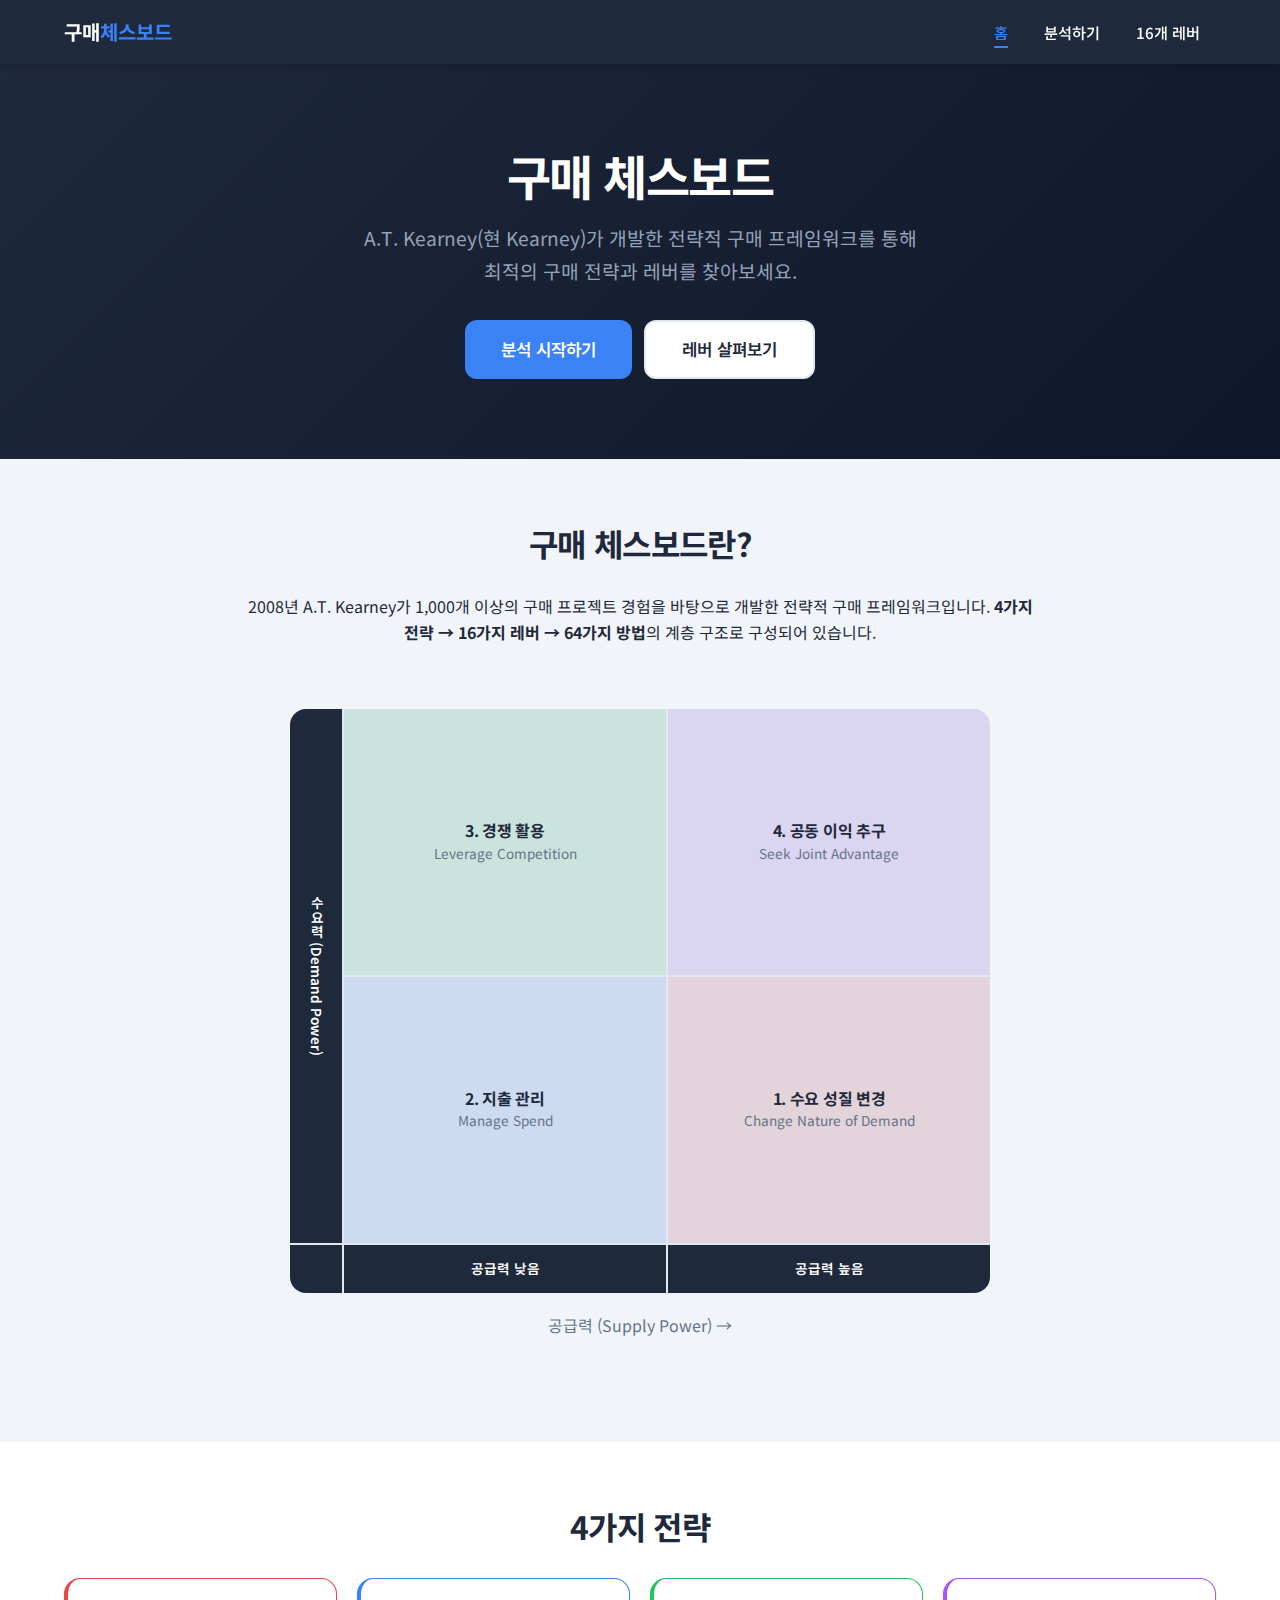
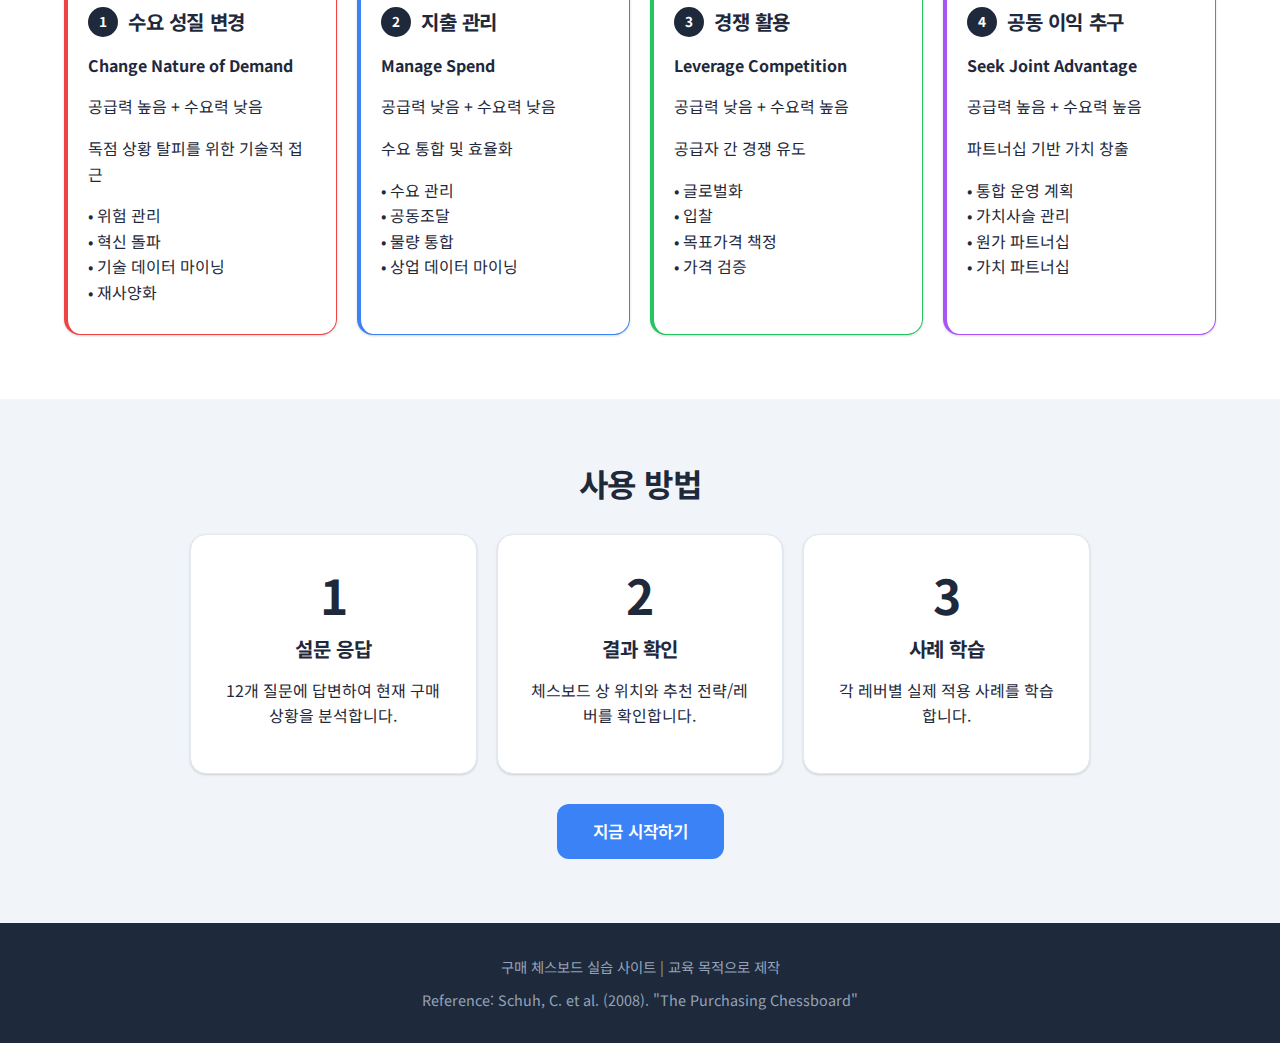
<file: index.html>
<!DOCTYPE html>
<html lang="ko">
<head>
  <meta charset="UTF-8">
  <meta name="viewport" content="width=device-width, initial-scale=1.0">
  <title>구매 체스보드 | Purchasing Chessboard 실습 사이트</title>
  <meta name="description" content="A.T. Kearney의 구매 체스보드 프레임워크를 학습하는 인터랙티브 교육 플랫폼">
  <link rel="preconnect" href="https://fonts.googleapis.com">
  <link rel="preconnect" href="https://fonts.gstatic.com" crossorigin>
  <link href="https://fonts.googleapis.com/css2?family=Noto+Sans+KR:wght@400;500;700&display=swap" rel="stylesheet">
  <link rel="stylesheet" href="css/style.css">
</head>
<body data-page="index">
  <!-- Header -->
  <header class="header">
    <div class="container">
      <a href="index.html" class="logo">구매<span>체스보드</span></a>
      <nav class="nav">
        <ul>
          <li><a href="index.html" class="active">홈</a></li>
          <li><a href="survey.html">분석하기</a></li>
          <li><a href="levers.html">16개 레버</a></li>
        </ul>
      </nav>
    </div>
  </header>

  <!-- Hero Section -->
  <section class="hero">
    <div class="container">
      <h1>구매 체스보드</h1>
      <p>A.T. Kearney(현 Kearney)가 개발한 전략적 구매 프레임워크를 통해<br>
        최적의 구매 전략과 레버를 찾아보세요.</p>
      <div class="hero-buttons">
        <a href="survey.html" class="btn btn-primary btn-large">분석 시작하기</a>
        <a href="levers.html" class="btn btn-secondary btn-large">레버 살펴보기</a>
      </div>
    </div>
  </section>

  <!-- About Section -->
  <section class="section">
    <div class="container">
      <h2 class="text-center mb-3">구매 체스보드란?</h2>
      <p class="text-center" style="max-width: 800px; margin: 0 auto 40px;">
        2008년 A.T. Kearney가 1,000개 이상의 구매 프로젝트 경험을 바탕으로 개발한 전략적 구매 프레임워크입니다.
        <strong>4가지 전략 → 16가지 레버 → 64가지 방법</strong>의 계층 구조로 구성되어 있습니다.
      </p>

      <!-- Chessboard Visual -->
      <div class="chessboard-container">
        <div class="chessboard">
          <!-- Y-axis label -->
          <div class="axis-label y-axis" style="grid-row: 1 / 3;">수요력 (Demand Power)</div>

          <!-- Row 1: 높은 수요력 -->
          <div class="chessboard-cell leverage-competition" data-strategy="3">
            <h4>3. 경쟁 활용</h4>
            <p>Leverage Competition</p>
          </div>
          <div class="chessboard-cell joint-advantage" data-strategy="4">
            <h4>4. 공동 이익 추구</h4>
            <p>Seek Joint Advantage</p>
          </div>

          <!-- Row 2: 낮은 수요력 -->
          <div class="chessboard-cell manage-spend" data-strategy="2">
            <h4>2. 지출 관리</h4>
            <p>Manage Spend</p>
          </div>
          <div class="chessboard-cell demand-change" data-strategy="1">
            <h4>1. 수요 성질 변경</h4>
            <p>Change Nature of Demand</p>
          </div>

          <!-- X-axis labels -->
          <div class="axis-label" style="grid-column: 1;"></div>
          <div class="axis-label text-center">공급력 낮음</div>
          <div class="axis-label text-center">공급력 높음</div>
        </div>
        <p class="text-center mt-2" style="color: var(--text-light);">공급력 (Supply Power) →</p>
      </div>
    </div>
  </section>

  <!-- 4 Strategies Section -->
  <section class="section" style="background: var(--white);">
    <div class="container">
      <h2 class="text-center mb-3">4가지 전략</h2>
      <div class="card-grid four-columns">
        <div class="card strategy-card demand-change">
          <h3><span class="strategy-number">1</span> 수요 성질 변경</h3>
          <p><strong>Change Nature of Demand</strong></p>
          <p>공급력 높음 + 수요력 낮음</p>
          <p>독점 상황 탈피를 위한 기술적 접근</p>
          <ul style="margin-top: 15px;">
            <li>• 위험 관리</li>
            <li>• 혁신 돌파</li>
            <li>• 기술 데이터 마이닝</li>
            <li>• 재사양화</li>
          </ul>
        </div>

        <div class="card strategy-card manage-spend">
          <h3><span class="strategy-number">2</span> 지출 관리</h3>
          <p><strong>Manage Spend</strong></p>
          <p>공급력 낮음 + 수요력 낮음</p>
          <p>수요 통합 및 효율화</p>
          <ul style="margin-top: 15px;">
            <li>• 수요 관리</li>
            <li>• 공동조달</li>
            <li>• 물량 통합</li>
            <li>• 상업 데이터 마이닝</li>
          </ul>
        </div>

        <div class="card strategy-card leverage-competition">
          <h3><span class="strategy-number">3</span> 경쟁 활용</h3>
          <p><strong>Leverage Competition</strong></p>
          <p>공급력 낮음 + 수요력 높음</p>
          <p>공급자 간 경쟁 유도</p>
          <ul style="margin-top: 15px;">
            <li>• 글로벌화</li>
            <li>• 입찰</li>
            <li>• 목표가격 책정</li>
            <li>• 가격 검증</li>
          </ul>
        </div>

        <div class="card strategy-card joint-advantage">
          <h3><span class="strategy-number">4</span> 공동 이익 추구</h3>
          <p><strong>Seek Joint Advantage</strong></p>
          <p>공급력 높음 + 수요력 높음</p>
          <p>파트너십 기반 가치 창출</p>
          <ul style="margin-top: 15px;">
            <li>• 통합 운영 계획</li>
            <li>• 가치사슬 관리</li>
            <li>• 원가 파트너십</li>
            <li>• 가치 파트너십</li>
          </ul>
        </div>
      </div>
    </div>
  </section>

  <!-- How to Use Section -->
  <section class="section">
    <div class="container">
      <h2 class="text-center mb-3">사용 방법</h2>
      <div class="card-grid" style="max-width: 900px; margin: 0 auto;">
        <div class="card text-center">
          <h3 style="font-size: 3rem; margin-bottom: 10px;">1</h3>
          <h4>설문 응답</h4>
          <p>12개 질문에 답변하여 현재 구매 상황을 분석합니다.</p>
        </div>
        <div class="card text-center">
          <h3 style="font-size: 3rem; margin-bottom: 10px;">2</h3>
          <h4>결과 확인</h4>
          <p>체스보드 상 위치와 추천 전략/레버를 확인합니다.</p>
        </div>
        <div class="card text-center">
          <h3 style="font-size: 3rem; margin-bottom: 10px;">3</h3>
          <h4>사례 학습</h4>
          <p>각 레버별 실제 적용 사례를 학습합니다.</p>
        </div>
      </div>
      <div class="text-center mt-3">
        <a href="survey.html" class="btn btn-primary btn-large">지금 시작하기</a>
      </div>
    </div>
  </section>

  <!-- Footer -->
  <footer class="footer">
    <div class="container">
      <p>구매 체스보드 실습 사이트 | 교육 목적으로 제작</p>
      <p style="margin-top: 10px; font-size: 0.9rem;">
        Reference: Schuh, C. et al. (2008). "The Purchasing Chessboard"
      </p>
    </div>
  </footer>

  <script src="js/main.js"></script>
</body>
</html>
</file>
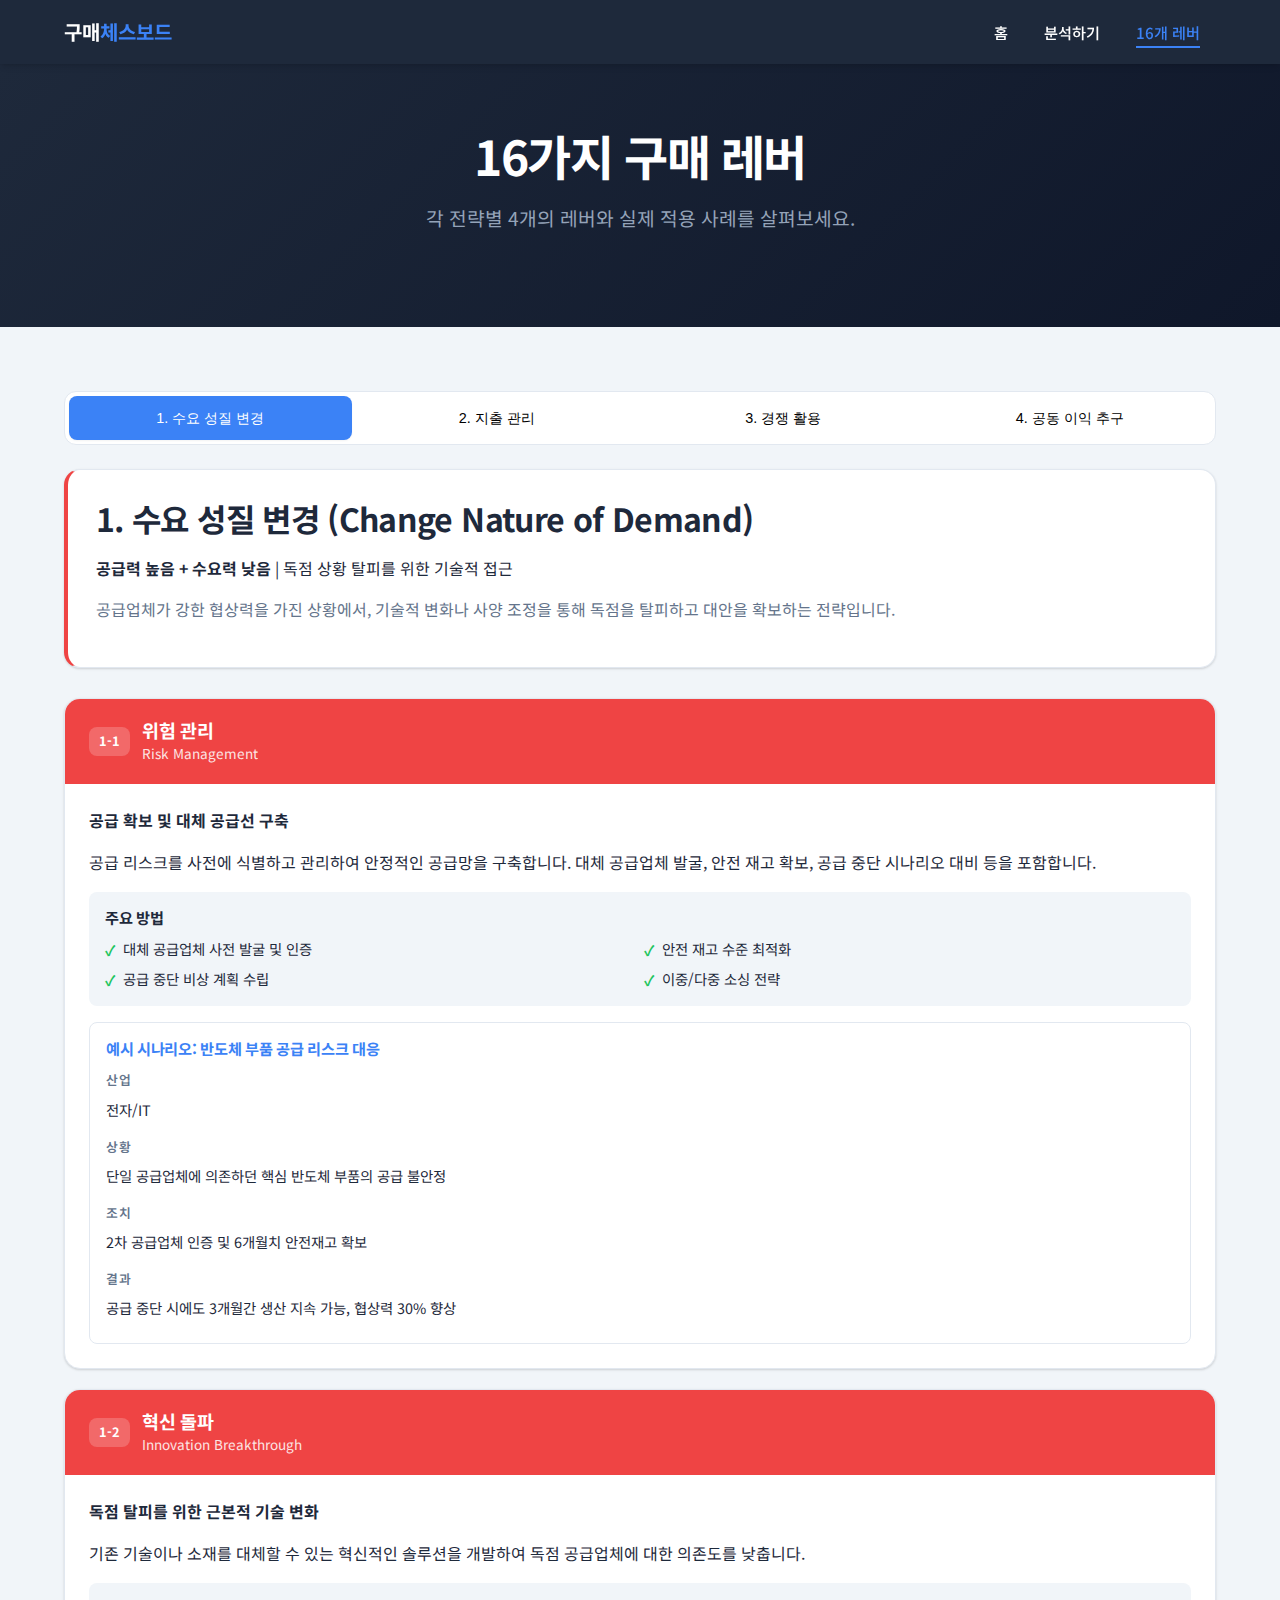
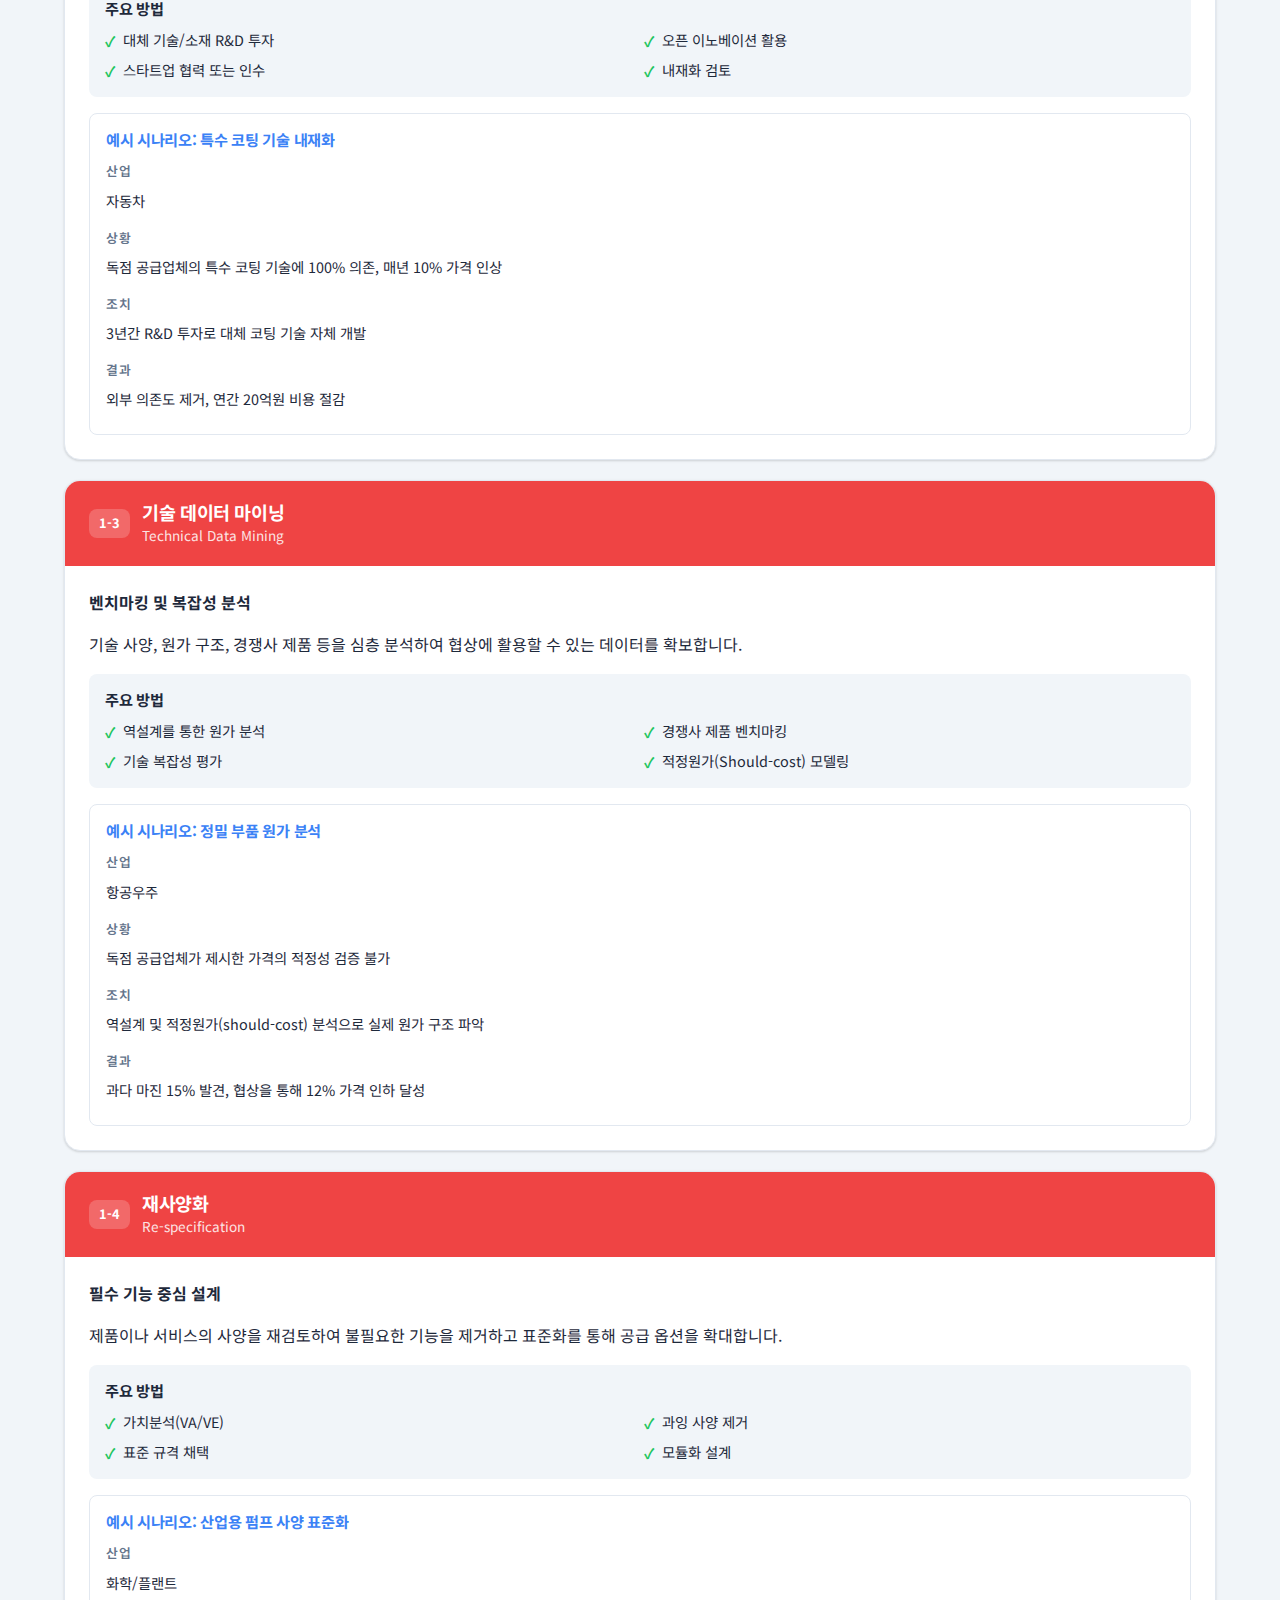
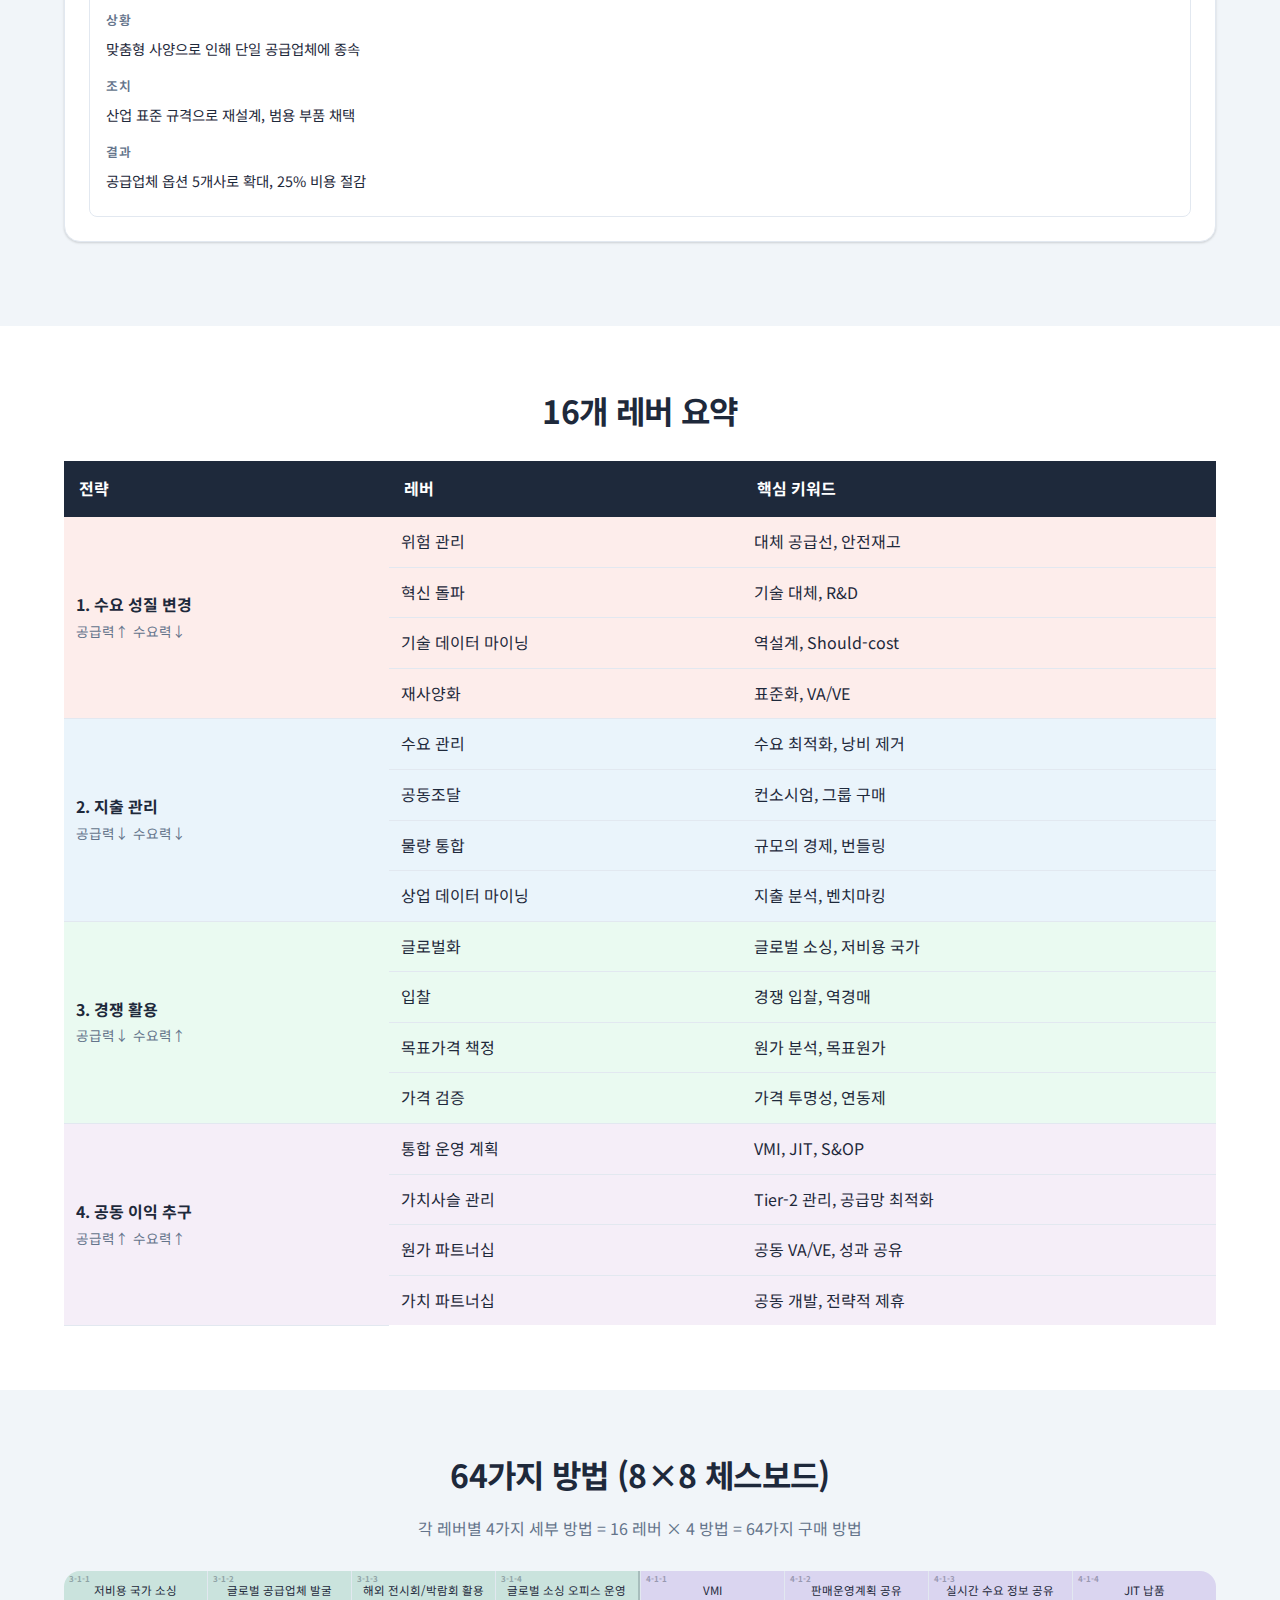
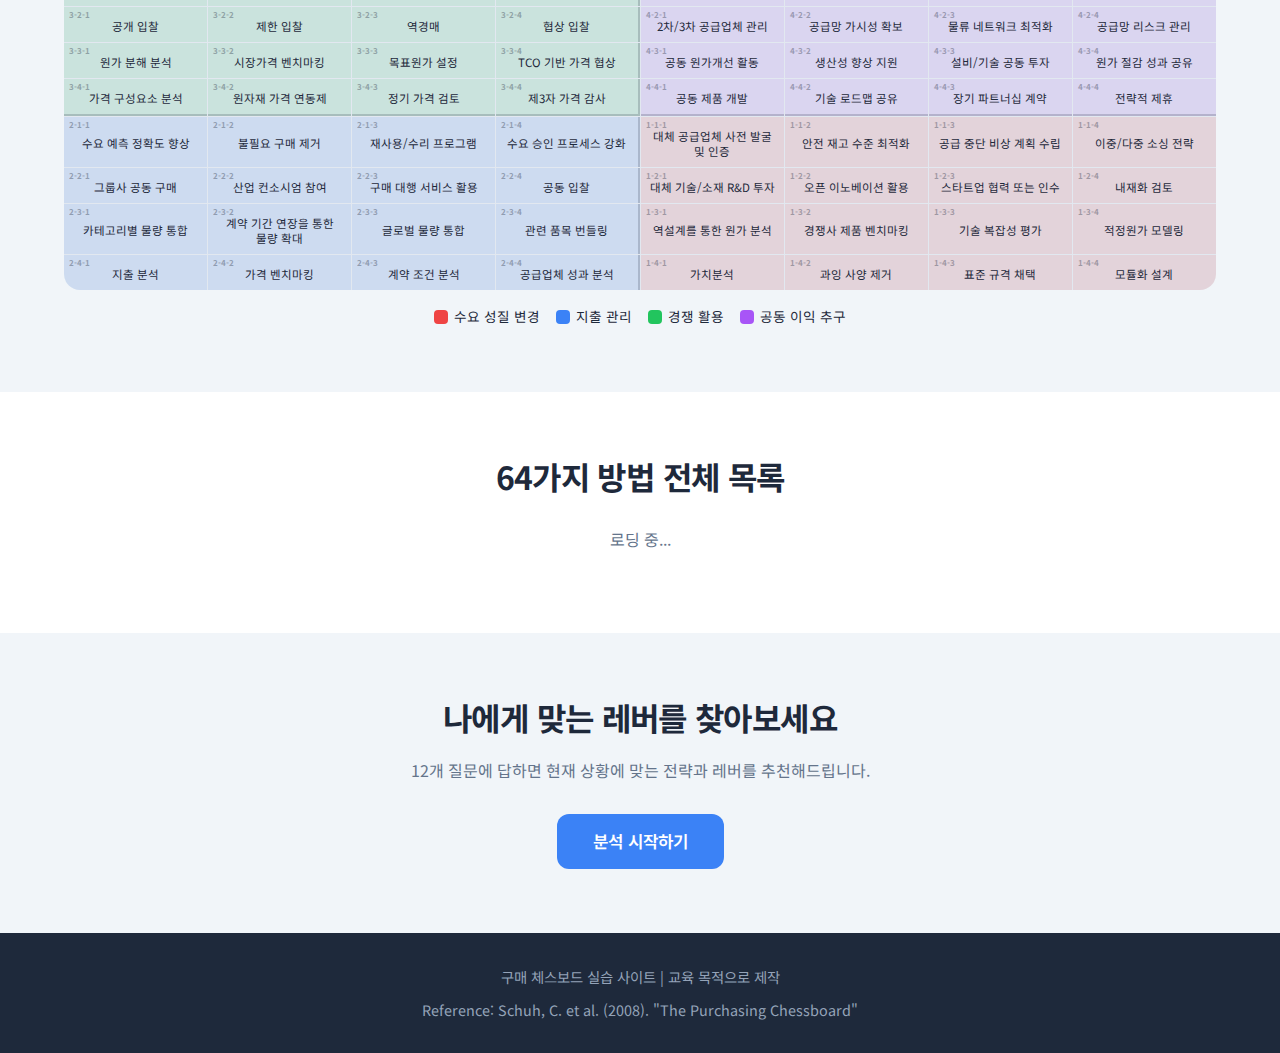
<file: levers.html>
<!DOCTYPE html>
<html lang="ko">
<head>
  <meta charset="UTF-8">
  <meta name="viewport" content="width=device-width, initial-scale=1.0">
  <title>16개 레버 | 구매 체스보드</title>
  <meta name="description" content="구매 체스보드의 16가지 레버에 대한 상세 설명과 실제 사례">
  <link rel="preconnect" href="https://fonts.googleapis.com">
  <link rel="preconnect" href="https://fonts.gstatic.com" crossorigin>
  <link href="https://fonts.googleapis.com/css2?family=Noto+Sans+KR:wght@400;500;700&display=swap" rel="stylesheet">
  <link rel="stylesheet" href="css/style.css">
</head>
<body data-page="levers">
  <!-- Header -->
  <header class="header">
    <div class="container">
      <a href="index.html" class="logo">구매<span>체스보드</span></a>
      <nav class="nav">
        <ul>
          <li><a href="index.html">홈</a></li>
          <li><a href="survey.html">분석하기</a></li>
          <li><a href="levers.html" class="active">16개 레버</a></li>
        </ul>
      </nav>
    </div>
  </header>

  <!-- Hero -->
  <section class="hero" style="padding: 60px 0;">
    <div class="container">
      <h1>16가지 구매 레버</h1>
      <p>각 전략별 4개의 레버와 실제 적용 사례를 살펴보세요.</p>
    </div>
  </section>

  <!-- Levers Section -->
  <section class="section">
    <div class="container">
      <!-- Tabs -->
      <div class="tabs">
        <button class="tab-btn active" data-tab="strategy-1">
          1. 수요 성질 변경
        </button>
        <button class="tab-btn" data-tab="strategy-2">
          2. 지출 관리
        </button>
        <button class="tab-btn" data-tab="strategy-3">
          3. 경쟁 활용
        </button>
        <button class="tab-btn" data-tab="strategy-4">
          4. 공동 이익 추구
        </button>
      </div>

      <!-- Tab Contents -->
      <!-- Strategy 1: 수요 성질 변경 -->
      <div id="strategy-1" class="tab-content active">
        <div class="card mb-3" style="border-left: 4px solid var(--accent-color);">
          <h2>1. 수요 성질 변경 (Change Nature of Demand)</h2>
          <p><strong>공급력 높음 + 수요력 낮음</strong> | 독점 상황 탈피를 위한 기술적 접근</p>
          <p style="color: var(--text-light);">
            공급업체가 강한 협상력을 가진 상황에서, 기술적 변화나 사양 조정을 통해 독점을 탈피하고 대안을 확보하는 전략입니다.
          </p>
        </div>
        <div id="strategy-1-levers">
          <!-- 레버 카드가 JavaScript로 동적 렌더링됩니다 -->
          <p class="text-center" style="color: var(--text-light);">로딩 중...</p>
        </div>
      </div>

      <!-- Strategy 2: 지출 관리 -->
      <div id="strategy-2" class="tab-content">
        <div class="card mb-3" style="border-left: 4px solid var(--secondary-color);">
          <h2>2. 지출 관리 (Manage Spend)</h2>
          <p><strong>공급력 낮음 + 수요력 낮음</strong> | 수요 통합 및 효율화</p>
          <p style="color: var(--text-light);">
            양측 모두 협상력이 약한 상황에서, 내부 수요를 최적화하고 구매력을 통합하여 효율성을 높이는 전략입니다.
          </p>
        </div>
        <div id="strategy-2-levers">
          <p class="text-center" style="color: var(--text-light);">로딩 중...</p>
        </div>
      </div>

      <!-- Strategy 3: 경쟁 활용 -->
      <div id="strategy-3" class="tab-content">
        <div class="card mb-3" style="border-left: 4px solid var(--success-color);">
          <h2>3. 경쟁 활용 (Leverage Competition)</h2>
          <p><strong>공급력 낮음 + 수요력 높음</strong> | 공급자 간 경쟁 유도</p>
          <p style="color: var(--text-light);">
            구매자가 강한 협상력을 가진 상황에서, 공급업체 간 경쟁을 적극 활용하여 최적의 조건을 확보하는 전략입니다.
          </p>
        </div>
        <div id="strategy-3-levers">
          <p class="text-center" style="color: var(--text-light);">로딩 중...</p>
        </div>
      </div>

      <!-- Strategy 4: 공동 이익 추구 -->
      <div id="strategy-4" class="tab-content">
        <div class="card mb-3" style="border-left: 4px solid var(--purple-color);">
          <h2>4. 공동 이익 추구 (Seek Joint Advantage)</h2>
          <p><strong>공급력 높음 + 수요력 높음</strong> | 파트너십 기반 가치 창출</p>
          <p style="color: var(--text-light);">
            양측 모두 중요한 파트너인 상황에서, 협력을 통해 함께 가치를 창출하고 Win-Win 관계를 구축하는 전략입니다.
          </p>
        </div>
        <div id="strategy-4-levers">
          <p class="text-center" style="color: var(--text-light);">로딩 중...</p>
        </div>
      </div>
    </div>
  </section>

  <!-- Summary Table -->
  <section class="section" style="background: var(--white);">
    <div class="container">
      <h2 class="text-center mb-3">16개 레버 요약</h2>
      <div style="overflow-x: auto;">
        <table style="width: 100%; border-collapse: collapse; min-width: 600px;">
          <thead>
            <tr style="background: var(--primary-color); color: var(--white);">
              <th style="padding: 15px; text-align: left;">전략</th>
              <th style="padding: 15px; text-align: left;">레버</th>
              <th style="padding: 15px; text-align: left;">핵심 키워드</th>
            </tr>
          </thead>
          <tbody>
            <!-- Strategy 1 -->
            <tr style="background: rgba(231, 76, 60, 0.1);">
              <td style="padding: 12px; border-bottom: 1px solid var(--border-color);" rowspan="4">
                <strong>1. 수요 성질 변경</strong><br>
                <span style="font-size: 0.85rem; color: var(--text-light);">공급력↑ 수요력↓</span>
              </td>
              <td style="padding: 12px; border-bottom: 1px solid var(--border-color);">위험 관리</td>
              <td style="padding: 12px; border-bottom: 1px solid var(--border-color);">대체 공급선, 안전재고</td>
            </tr>
            <tr style="background: rgba(231, 76, 60, 0.1);">
              <td style="padding: 12px; border-bottom: 1px solid var(--border-color);">혁신 돌파</td>
              <td style="padding: 12px; border-bottom: 1px solid var(--border-color);">기술 대체, R&D</td>
            </tr>
            <tr style="background: rgba(231, 76, 60, 0.1);">
              <td style="padding: 12px; border-bottom: 1px solid var(--border-color);">기술 데이터 마이닝</td>
              <td style="padding: 12px; border-bottom: 1px solid var(--border-color);">역설계, Should-cost</td>
            </tr>
            <tr style="background: rgba(231, 76, 60, 0.1);">
              <td style="padding: 12px; border-bottom: 1px solid var(--border-color);">재사양화</td>
              <td style="padding: 12px; border-bottom: 1px solid var(--border-color);">표준화, VA/VE</td>
            </tr>

            <!-- Strategy 2 -->
            <tr style="background: rgba(52, 152, 219, 0.1);">
              <td style="padding: 12px; border-bottom: 1px solid var(--border-color);" rowspan="4">
                <strong>2. 지출 관리</strong><br>
                <span style="font-size: 0.85rem; color: var(--text-light);">공급력↓ 수요력↓</span>
              </td>
              <td style="padding: 12px; border-bottom: 1px solid var(--border-color);">수요 관리</td>
              <td style="padding: 12px; border-bottom: 1px solid var(--border-color);">수요 최적화, 낭비 제거</td>
            </tr>
            <tr style="background: rgba(52, 152, 219, 0.1);">
              <td style="padding: 12px; border-bottom: 1px solid var(--border-color);">공동조달</td>
              <td style="padding: 12px; border-bottom: 1px solid var(--border-color);">컨소시엄, 그룹 구매</td>
            </tr>
            <tr style="background: rgba(52, 152, 219, 0.1);">
              <td style="padding: 12px; border-bottom: 1px solid var(--border-color);">물량 통합</td>
              <td style="padding: 12px; border-bottom: 1px solid var(--border-color);">규모의 경제, 번들링</td>
            </tr>
            <tr style="background: rgba(52, 152, 219, 0.1);">
              <td style="padding: 12px; border-bottom: 1px solid var(--border-color);">상업 데이터 마이닝</td>
              <td style="padding: 12px; border-bottom: 1px solid var(--border-color);">지출 분석, 벤치마킹</td>
            </tr>

            <!-- Strategy 3 -->
            <tr style="background: rgba(46, 204, 113, 0.1);">
              <td style="padding: 12px; border-bottom: 1px solid var(--border-color);" rowspan="4">
                <strong>3. 경쟁 활용</strong><br>
                <span style="font-size: 0.85rem; color: var(--text-light);">공급력↓ 수요력↑</span>
              </td>
              <td style="padding: 12px; border-bottom: 1px solid var(--border-color);">글로벌화</td>
              <td style="padding: 12px; border-bottom: 1px solid var(--border-color);">글로벌 소싱, 저비용 국가</td>
            </tr>
            <tr style="background: rgba(46, 204, 113, 0.1);">
              <td style="padding: 12px; border-bottom: 1px solid var(--border-color);">입찰</td>
              <td style="padding: 12px; border-bottom: 1px solid var(--border-color);">경쟁 입찰, 역경매</td>
            </tr>
            <tr style="background: rgba(46, 204, 113, 0.1);">
              <td style="padding: 12px; border-bottom: 1px solid var(--border-color);">목표가격 책정</td>
              <td style="padding: 12px; border-bottom: 1px solid var(--border-color);">원가 분석, 목표원가</td>
            </tr>
            <tr style="background: rgba(46, 204, 113, 0.1);">
              <td style="padding: 12px; border-bottom: 1px solid var(--border-color);">가격 검증</td>
              <td style="padding: 12px; border-bottom: 1px solid var(--border-color);">가격 투명성, 연동제</td>
            </tr>

            <!-- Strategy 4 -->
            <tr style="background: rgba(155, 89, 182, 0.1);">
              <td style="padding: 12px; border-bottom: 1px solid var(--border-color);" rowspan="4">
                <strong>4. 공동 이익 추구</strong><br>
                <span style="font-size: 0.85rem; color: var(--text-light);">공급력↑ 수요력↑</span>
              </td>
              <td style="padding: 12px; border-bottom: 1px solid var(--border-color);">통합 운영 계획</td>
              <td style="padding: 12px; border-bottom: 1px solid var(--border-color);">VMI, JIT, S&OP</td>
            </tr>
            <tr style="background: rgba(155, 89, 182, 0.1);">
              <td style="padding: 12px; border-bottom: 1px solid var(--border-color);">가치사슬 관리</td>
              <td style="padding: 12px; border-bottom: 1px solid var(--border-color);">Tier-2 관리, 공급망 최적화</td>
            </tr>
            <tr style="background: rgba(155, 89, 182, 0.1);">
              <td style="padding: 12px; border-bottom: 1px solid var(--border-color);">원가 파트너십</td>
              <td style="padding: 12px; border-bottom: 1px solid var(--border-color);">공동 VA/VE, 성과 공유</td>
            </tr>
            <tr style="background: rgba(155, 89, 182, 0.1);">
              <td style="padding: 12px;">가치 파트너십</td>
              <td style="padding: 12px;">공동 개발, 전략적 제휴</td>
            </tr>
          </tbody>
        </table>
      </div>
    </div>
  </section>

  <!-- 64 Methods Chessboard -->
  <section class="section">
    <div class="container">
      <h2 class="text-center mb-2">64가지 방법 (8×8 체스보드)</h2>
      <p class="text-center mb-3" style="color: var(--text-light);">
        각 레버별 4가지 세부 방법 = 16 레버 × 4 방법 = 64가지 구매 방법
      </p>

      <!-- 8x8 Chessboard Grid -->
      <div class="chessboard-64" id="chessboard-64">
        <!-- JavaScript로 동적 렌더링 -->
        <p class="text-center" style="color: var(--text-light); grid-column: 1 / -1;">로딩 중...</p>
      </div>

      <!-- Legend -->
      <div class="chessboard-legend">
        <div class="legend-item">
          <span class="legend-color" style="background: var(--accent-color);"></span>
          <span>수요 성질 변경</span>
        </div>
        <div class="legend-item">
          <span class="legend-color" style="background: var(--secondary-color);"></span>
          <span>지출 관리</span>
        </div>
        <div class="legend-item">
          <span class="legend-color" style="background: var(--success-color);"></span>
          <span>경쟁 활용</span>
        </div>
        <div class="legend-item">
          <span class="legend-color" style="background: var(--purple-color);"></span>
          <span>공동 이익 추구</span>
        </div>
      </div>
    </div>
  </section>

  <!-- 64 Methods Table -->
  <section class="section" style="background: var(--white);">
    <div class="container">
      <h2 class="text-center mb-3">64가지 방법 전체 목록</h2>
      <div id="methods-table-container">
        <!-- JavaScript로 동적 렌더링 -->
        <p class="text-center" style="color: var(--text-light);">로딩 중...</p>
      </div>
    </div>
  </section>

  <!-- CTA -->
  <section class="section">
    <div class="container text-center">
      <h2 class="mb-2">나에게 맞는 레버를 찾아보세요</h2>
      <p style="color: var(--text-light); margin-bottom: 30px;">
        12개 질문에 답하면 현재 상황에 맞는 전략과 레버를 추천해드립니다.
      </p>
      <a href="survey.html" class="btn btn-primary btn-large">분석 시작하기</a>
    </div>
  </section>

  <!-- Footer -->
  <footer class="footer">
    <div class="container">
      <p>구매 체스보드 실습 사이트 | 교육 목적으로 제작</p>
      <p style="margin-top: 10px; font-size: 0.9rem;">
        Reference: Schuh, C. et al. (2008). "The Purchasing Chessboard"
      </p>
    </div>
  </footer>

  <script src="js/main.js"></script>
</body>
</html>
</file>
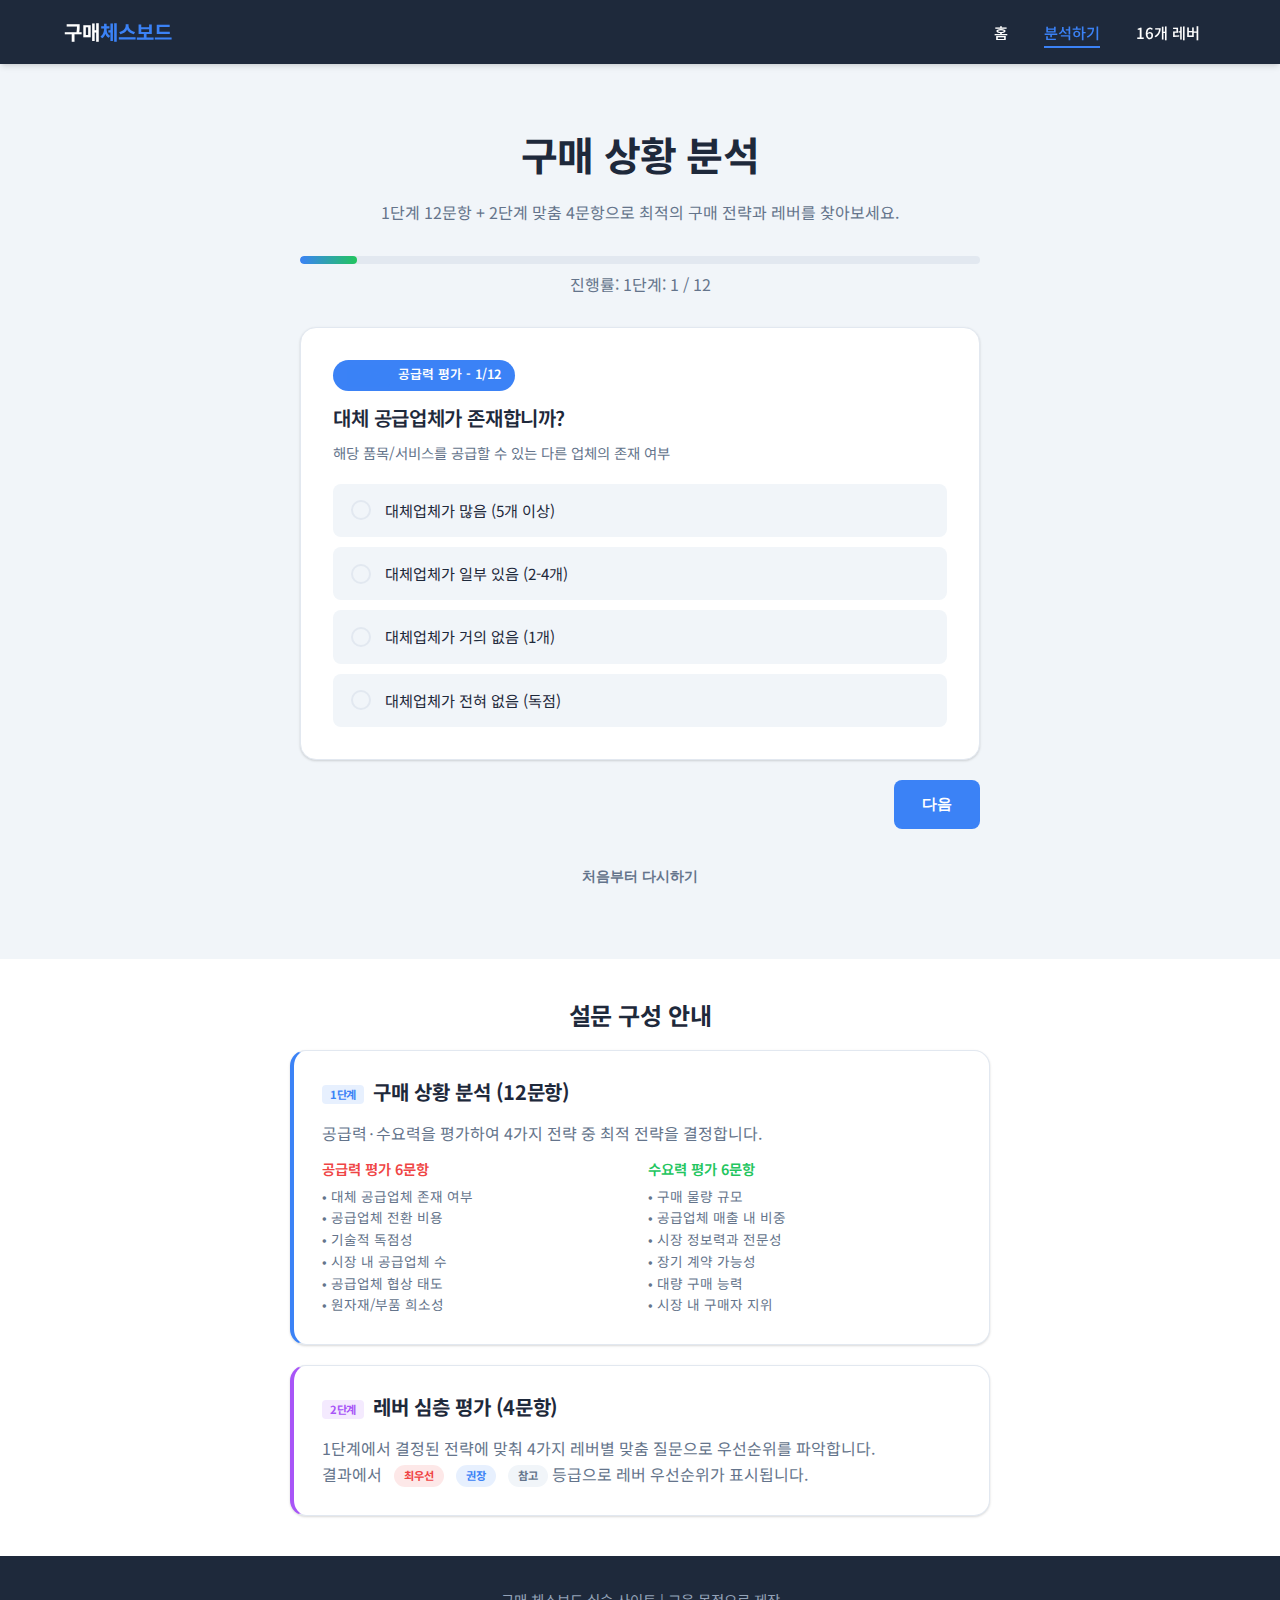
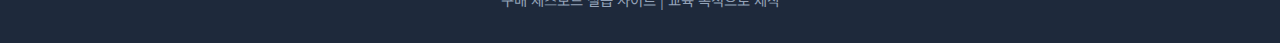
<file: survey.html>
<!DOCTYPE html>
<html lang="ko">
<head>
  <meta charset="UTF-8">
  <meta name="viewport" content="width=device-width, initial-scale=1.0">
  <title>구매 상황 분석 | 구매 체스보드</title>
  <meta name="description" content="16개 질문(1단계 12문항 + 2단계 4문항)을 통해 귀사의 구매 전략과 레버 우선순위를 분석합니다.">
  <link rel="preconnect" href="https://fonts.googleapis.com">
  <link rel="preconnect" href="https://fonts.gstatic.com" crossorigin>
  <link href="https://fonts.googleapis.com/css2?family=Noto+Sans+KR:wght@400;500;700&display=swap" rel="stylesheet">
  <link rel="stylesheet" href="css/style.css">
</head>
<body data-page="survey">
  <!-- Header -->
  <header class="header">
    <div class="container">
      <a href="index.html" class="logo">구매<span>체스보드</span></a>
      <button class="nav-toggle" aria-label="메뉴 열기" aria-expanded="false">
        <span></span><span></span><span></span>
      </button>
      <nav class="nav">
        <ul>
          <li><a href="index.html">홈</a></li>
          <li><a href="survey.html" class="active">분석하기</a></li>
          <li><a href="levers.html">16개 레버</a></li>
        </ul>
      </nav>
      <div class="nav-overlay"></div>
    </div>
  </header>

  <!-- Survey Section -->
  <section class="section">
    <div class="container">
      <div class="survey-container">
        <h1 class="text-center mb-2">구매 상황 분석</h1>
        <p class="text-center mb-3" style="color: var(--text-light);">
          1단계 12문항 + 2단계 맞춤 4문항으로 최적의 구매 전략과 레버를 찾아보세요.
        </p>

        <!-- Progress Bar -->
        <div class="survey-progress">
          <div class="survey-progress-bar" id="progress-bar" style="width: 0%"></div>
        </div>
        <p class="text-center mb-3" style="color: var(--text-light);">
          진행률: <span id="progress-text">1 / 12</span>
        </p>

        <!-- Question Container -->
        <div id="question-container">
          <!-- 질문이 JavaScript로 동적 렌더링됩니다 -->
          <div class="survey-question">
            <p class="text-center">설문을 불러오는 중...</p>
          </div>
        </div>

        <!-- Navigation -->
        <div class="survey-navigation">
          <button id="prev-btn" class="btn btn-secondary" onclick="prevQuestion()" style="visibility: hidden;">
            이전
          </button>
          <button id="next-btn" class="btn btn-primary" onclick="nextQuestion()">
            다음
          </button>
        </div>

        <!-- Reset Button -->
        <div class="text-center mt-3">
          <button class="btn btn-small" style="background: transparent; color: var(--text-light);" onclick="resetSurvey()">
            처음부터 다시하기
          </button>
        </div>
      </div>
    </div>
  </section>

  <!-- Info Section -->
  <section class="section" style="background: var(--white); padding: 40px 0;">
    <div class="container">
      <div style="max-width: 700px; margin: 0 auto;">
        <h3 class="text-center mb-2">설문 구성 안내</h3>
        <div class="card-grid" style="grid-template-columns: 1fr;">
          <div class="card" style="border-left: 4px solid var(--secondary-color);">
            <h4><span class="phase-badge phase1">1단계</span> 구매 상황 분석 (12문항)</h4>
            <p style="color: var(--text-light); margin-bottom: 10px;">공급력·수요력을 평가하여 4가지 전략 중 최적 전략을 결정합니다.</p>
            <div class="card-grid" style="grid-template-columns: 1fr 1fr; gap: 12px;">
              <div>
                <p style="font-weight: 600; font-size: 0.9rem; margin-bottom: 6px; color: var(--accent-color);">공급력 평가 6문항</p>
                <ul style="font-size: 0.85rem; color: var(--text-light);">
                  <li>• 대체 공급업체 존재 여부</li>
                  <li>• 공급업체 전환 비용</li>
                  <li>• 기술적 독점성</li>
                  <li>• 시장 내 공급업체 수</li>
                  <li>• 공급업체 협상 태도</li>
                  <li>• 원자재/부품 희소성</li>
                </ul>
              </div>
              <div>
                <p style="font-weight: 600; font-size: 0.9rem; margin-bottom: 6px; color: var(--success-color);">수요력 평가 6문항</p>
                <ul style="font-size: 0.85rem; color: var(--text-light);">
                  <li>• 구매 물량 규모</li>
                  <li>• 공급업체 매출 내 비중</li>
                  <li>• 시장 정보력과 전문성</li>
                  <li>• 장기 계약 가능성</li>
                  <li>• 대량 구매 능력</li>
                  <li>• 시장 내 구매자 지위</li>
                </ul>
              </div>
            </div>
          </div>
          <div class="card" style="border-left: 4px solid var(--purple-color);">
            <h4><span class="phase-badge phase2">2단계</span> 레버 심층 평가 (4문항)</h4>
            <p style="color: var(--text-light); margin-bottom: 0;">1단계에서 결정된 전략에 맞춰 4가지 레버별 맞춤 질문으로 우선순위를 파악합니다.<br>
            결과에서 <span class="lever-relevance relevance-top">최우선</span> <span class="lever-relevance relevance-high">권장</span> <span class="lever-relevance relevance-normal">참고</span> 등급으로 레버 우선순위가 표시됩니다.</p>
          </div>
        </div>
      </div>
    </div>
  </section>

  <!-- Footer -->
  <footer class="footer">
    <div class="container">
      <p>구매 체스보드 실습 사이트 | 교육 목적으로 제작</p>
    </div>
  </footer>

  <script src="js/main.js"></script>
</body>
</html>
</file>
<file: css/style.css>
/* ===== CSS Variables ===== */
:root {
  --primary-color: #1e293b;
  --secondary-color: #3b82f6;
  --accent-color: #ef4444;
  --success-color: #22c55e;
  --warning-color: #f59e0b;
  --purple-color: #a855f7;
  --light-bg: #f1f5f9;
  --white: #ffffff;
  --text-dark: #1e293b;
  --text-light: #64748b;
  --border-color: #e2e8f0;

  /* Elevation system */
  --shadow-sm: 0 1px 2px rgba(0,0,0,0.05);
  --shadow: 0 1px 3px rgba(0,0,0,0.1), 0 1px 2px rgba(0,0,0,0.06);
  --shadow-md: 0 4px 6px -1px rgba(0,0,0,0.1), 0 2px 4px -2px rgba(0,0,0,0.1);
  --shadow-lg: 0 10px 15px -3px rgba(0,0,0,0.1), 0 4px 6px -4px rgba(0,0,0,0.1);
  --shadow-xl: 0 20px 25px -5px rgba(0,0,0,0.1), 0 8px 10px -6px rgba(0,0,0,0.1);

  --transition: all 0.2s ease;
  --transition-slow: all 0.35s cubic-bezier(0.4, 0, 0.2, 1);
  --radius: 8px;
  --radius-lg: 16px;
  --radius-xl: 24px;

  /* Safe area for mobile */
  --safe-top: env(safe-area-inset-top, 0px);
  --safe-bottom: env(safe-area-inset-bottom, 0px);
}

/* ===== Reset & Base ===== */
* {
  margin: 0;
  padding: 0;
  box-sizing: border-box;
}

html {
  scroll-behavior: smooth;
  -webkit-text-size-adjust: 100%;
}

body {
  font-family: 'Noto Sans KR', -apple-system, BlinkMacSystemFont, 'Segoe UI', Roboto, sans-serif;
  line-height: 1.6;
  color: var(--text-dark);
  background-color: var(--light-bg);
  -webkit-font-smoothing: antialiased;
  -moz-osx-font-smoothing: grayscale;
  overflow-x: hidden;
}

body.menu-open {
  overflow: hidden;
}

a {
  text-decoration: none;
  color: inherit;
}

ul, ol {
  list-style: none;
}

img {
  max-width: 100%;
  height: auto;
}

/* ===== Typography (clamp for fluid sizing) ===== */
h1, h2, h3, h4, h5, h6 {
  font-weight: 700;
  line-height: 1.3;
  margin-bottom: 1rem;
  letter-spacing: -0.02em;
}

h1 { font-size: clamp(1.75rem, 4vw, 2.5rem); }
h2 { font-size: clamp(1.5rem, 3vw, 2rem); }
h3 { font-size: clamp(1.25rem, 2.5vw, 1.5rem); }
h4 { font-size: clamp(1.05rem, 2vw, 1.25rem); }

p {
  margin-bottom: 1rem;
}

/* ===== Layout ===== */
.container {
  width: 100%;
  max-width: 1200px;
  margin: 0 auto;
  padding: 0 16px;
}

@media (min-width: 768px) {
  .container { padding: 0 24px; }
}

.section {
  padding: 48px 0;
}

@media (min-width: 768px) {
  .section { padding: 64px 0; }
}

/* ===== Header ===== */
.header {
  background: var(--primary-color);
  color: var(--white);
  padding: 0;
  position: sticky;
  top: 0;
  z-index: 1000;
  box-shadow: var(--shadow-md);
}

.header .container {
  display: flex;
  justify-content: space-between;
  align-items: center;
  height: 56px;
}

@media (min-width: 768px) {
  .header .container {
    height: 64px;
  }
}

.logo {
  font-size: 1.25rem;
  font-weight: 700;
  z-index: 1001;
}

.logo span {
  color: var(--secondary-color);
}

/* Mobile hamburger button */
.nav-toggle {
  display: flex;
  flex-direction: column;
  justify-content: center;
  gap: 5px;
  width: 44px;
  height: 44px;
  padding: 10px;
  background: none;
  border: none;
  cursor: pointer;
  z-index: 1001;
}

.nav-toggle span {
  display: block;
  width: 24px;
  height: 2px;
  background: var(--white);
  border-radius: 2px;
  transition: var(--transition-slow);
  transform-origin: center;
}

.nav-toggle.active span:nth-child(1) {
  transform: translateY(7px) rotate(45deg);
}
.nav-toggle.active span:nth-child(2) {
  opacity: 0;
}
.nav-toggle.active span:nth-child(3) {
  transform: translateY(-7px) rotate(-45deg);
}

@media (min-width: 768px) {
  .nav-toggle { display: none; }
}

/* Navigation */
.nav {
  position: fixed;
  top: 0;
  right: 0;
  width: 280px;
  height: 100dvh;
  background: var(--primary-color);
  padding: 80px 24px 24px;
  transform: translateX(100%);
  transition: var(--transition-slow);
  z-index: 999;
  box-shadow: -4px 0 20px rgba(0,0,0,0.3);
}

.nav.open {
  transform: translateX(0);
}

.nav ul {
  display: flex;
  flex-direction: column;
  gap: 4px;
}

.nav a {
  color: var(--white);
  font-weight: 500;
  transition: var(--transition);
  padding: 14px 16px;
  border-radius: var(--radius);
  display: block;
  font-size: 1.05rem;
}

.nav a:hover,
.nav a.active {
  background: rgba(255,255,255,0.1);
}

.nav a.active {
  color: var(--secondary-color);
}

/* Nav overlay for mobile */
.nav-overlay {
  display: none;
  position: fixed;
  top: 0;
  left: 0;
  right: 0;
  bottom: 0;
  background: rgba(0,0,0,0.5);
  z-index: 998;
}

.nav-overlay.show {
  display: block;
}

@media (min-width: 768px) {
  .nav {
    position: static;
    width: auto;
    height: auto;
    padding: 0;
    transform: none;
    box-shadow: none;
    background: none;
  }

  .nav ul {
    flex-direction: row;
    gap: 4px;
  }

  .nav a {
    padding: 8px 16px;
    font-size: 0.95rem;
    position: relative;
  }

  .nav a::after {
    content: '';
    position: absolute;
    bottom: 4px;
    left: 16px;
    right: 16px;
    height: 2px;
    background: var(--secondary-color);
    transform: scaleX(0);
    transition: var(--transition);
  }

  .nav a:hover::after,
  .nav a.active::after {
    transform: scaleX(1);
  }

  .nav a:hover,
  .nav a.active {
    background: none;
  }

  .nav-overlay { display: none !important; }
}

/* ===== Buttons ===== */
.btn {
  display: inline-flex;
  align-items: center;
  justify-content: center;
  padding: 12px 28px;
  border-radius: var(--radius);
  font-weight: 600;
  font-size: 0.95rem;
  cursor: pointer;
  transition: var(--transition);
  border: none;
  text-align: center;
  min-height: 44px;
  gap: 8px;
  -webkit-tap-highlight-color: transparent;
  user-select: none;
}

.btn:active {
  transform: scale(0.97);
}

.btn-primary {
  background: var(--secondary-color);
  color: var(--white);
}

.btn-primary:hover {
  background: #2563eb;
  box-shadow: var(--shadow-md);
}

.btn-secondary {
  background: var(--white);
  color: var(--primary-color);
  border: 2px solid var(--border-color);
}

.btn-secondary:hover {
  border-color: var(--primary-color);
  background: var(--light-bg);
}

.btn-large {
  padding: 14px 36px;
  font-size: 1.05rem;
  border-radius: 12px;
}

.btn-small {
  padding: 8px 18px;
  font-size: 0.85rem;
  min-height: 36px;
}

/* ===== Hero Section ===== */
.hero {
  background: linear-gradient(135deg, var(--primary-color) 0%, #0f172a 100%);
  color: var(--white);
  padding: 64px 0;
  text-align: center;
}

@media (min-width: 768px) {
  .hero { padding: 80px 0; }
}

.hero h1 {
  font-size: clamp(2rem, 5vw, 3rem);
  margin-bottom: 1rem;
  letter-spacing: -0.03em;
}

.hero p {
  font-size: clamp(1rem, 2vw, 1.2rem);
  color: #94a3b8;
  max-width: 640px;
  margin: 0 auto 2rem;
  line-height: 1.7;
}

.hero-buttons {
  display: flex;
  gap: 12px;
  justify-content: center;
  flex-wrap: wrap;
}

/* ===== Cards ===== */
.card {
  background: var(--white);
  border-radius: var(--radius-lg);
  padding: 24px;
  box-shadow: var(--shadow);
  transition: var(--transition);
  border: 1px solid var(--border-color);
}

@media (min-width: 768px) {
  .card { padding: 28px; }
}

.card:hover {
  box-shadow: var(--shadow-md);
}

.card-grid {
  display: grid;
  grid-template-columns: 1fr;
  gap: 16px;
}

@media (min-width: 640px) {
  .card-grid {
    grid-template-columns: repeat(auto-fit, minmax(260px, 1fr));
    gap: 20px;
  }
}

.card-grid.four-columns {
  grid-template-columns: 1fr;
}

@media (min-width: 640px) {
  .card-grid.four-columns {
    grid-template-columns: repeat(2, 1fr);
  }
}

@media (min-width: 1024px) {
  .card-grid.four-columns {
    grid-template-columns: repeat(4, 1fr);
  }
}

/* ===== Strategy Cards ===== */
.strategy-card {
  border-left: 4px solid;
  padding-left: 20px;
}

.strategy-card.demand-change { border-color: var(--accent-color); }
.strategy-card.manage-spend { border-color: var(--secondary-color); }
.strategy-card.leverage-competition { border-color: var(--success-color); }
.strategy-card.joint-advantage { border-color: var(--purple-color); }

.strategy-card h3 {
  display: flex;
  align-items: center;
  gap: 10px;
  font-size: clamp(1.05rem, 2vw, 1.25rem);
}

.strategy-number {
  display: inline-flex;
  align-items: center;
  justify-content: center;
  width: 30px;
  height: 30px;
  border-radius: 50%;
  background: var(--primary-color);
  color: var(--white);
  font-size: 0.85rem;
  flex-shrink: 0;
}

/* ===== Chessboard ===== */
.chessboard-container {
  max-width: 700px;
  margin: 0 auto;
  padding: 24px 0;
}

.chessboard {
  display: grid;
  grid-template-columns: 40px repeat(2, 1fr);
  grid-template-rows: repeat(2, 1fr) 36px;
  gap: 2px;
  background: var(--border-color);
  border-radius: var(--radius-lg);
  overflow: hidden;
  aspect-ratio: 1.3;
}

@media (min-width: 640px) {
  .chessboard {
    grid-template-columns: 52px repeat(2, 1fr);
    grid-template-rows: repeat(2, 1fr) 48px;
    aspect-ratio: 1.2;
  }
}

.chessboard-cell {
  background: var(--white);
  padding: 12px 8px;
  display: flex;
  flex-direction: column;
  justify-content: center;
  align-items: center;
  text-align: center;
  transition: var(--transition);
  cursor: pointer;
  -webkit-tap-highlight-color: transparent;
}

@media (min-width: 640px) {
  .chessboard-cell { padding: 20px; }
}

.chessboard-cell h4 {
  font-size: clamp(0.75rem, 2vw, 1rem);
  margin-bottom: 2px;
}

.chessboard-cell p {
  font-size: clamp(0.6rem, 1.5vw, 0.85rem);
  margin-bottom: 0;
  color: var(--text-light);
}

.chessboard-cell:hover {
  z-index: 10;
  box-shadow: var(--shadow-lg);
}

.chessboard-cell:active {
  transform: scale(0.98);
}

.chessboard-cell.demand-change { background: rgba(239, 68, 68, 0.12); }
.chessboard-cell.manage-spend { background: rgba(59, 130, 246, 0.12); }
.chessboard-cell.leverage-competition { background: rgba(34, 197, 94, 0.12); }
.chessboard-cell.joint-advantage { background: rgba(168, 85, 247, 0.12); }

.chessboard-cell.active {
  animation: pulse 2s infinite;
  position: relative;
  z-index: 20;
}

.chessboard-cell.active::before {
  content: '';
  position: absolute;
  top: -3px;
  left: -3px;
  right: -3px;
  bottom: -3px;
  border: 3px solid var(--accent-color);
  border-radius: 8px;
  animation: border-pulse 2s infinite;
}

@keyframes pulse {
  0%, 100% {
    box-shadow: 0 0 0 0 rgba(239, 68, 68, 0.5);
  }
  50% {
    box-shadow: 0 0 16px 6px rgba(239, 68, 68, 0.2);
  }
}

@keyframes border-pulse {
  0%, 100% { opacity: 1; }
  50% { opacity: 0.4; }
}

.axis-label {
  background: var(--primary-color);
  color: var(--white);
  font-weight: 600;
  font-size: clamp(0.6rem, 1.5vw, 0.85rem);
  display: flex;
  align-items: center;
  justify-content: center;
}

.axis-label.y-axis {
  writing-mode: vertical-lr;
  text-orientation: mixed;
}

/* ===== Survey ===== */
.survey-container {
  max-width: 680px;
  margin: 0 auto;
}

/* Survey progress - integrated pill style */
.survey-progress {
  background: var(--border-color);
  border-radius: 20px;
  height: 8px;
  margin-bottom: 8px;
  overflow: hidden;
}

.survey-progress-bar {
  background: linear-gradient(90deg, var(--secondary-color), var(--success-color));
  height: 100%;
  border-radius: 20px;
  transition: width 0.4s cubic-bezier(0.4, 0, 0.2, 1);
}

/* Survey question card */
.survey-question {
  background: var(--white);
  border-radius: var(--radius-lg);
  padding: 24px;
  box-shadow: var(--shadow);
  margin-bottom: 20px;
  border: 1px solid var(--border-color);
  animation: slideIn 0.3s ease;
}

@media (min-width: 640px) {
  .survey-question { padding: 32px; }
}

@keyframes slideIn {
  from { opacity: 0; transform: translateX(20px); }
  to { opacity: 1; transform: translateX(0); }
}

.question-number {
  display: inline-block;
  background: var(--secondary-color);
  color: var(--white);
  padding: 4px 14px;
  border-radius: 20px;
  font-size: 0.8rem;
  font-weight: 600;
  margin-bottom: 12px;
}

.question-text {
  font-size: clamp(1.05rem, 2.5vw, 1.25rem);
  font-weight: 600;
  margin-bottom: 8px;
  line-height: 1.5;
}

.question-description {
  color: var(--text-light);
  margin-bottom: 20px;
  font-size: 0.9rem;
}

.options-list {
  display: flex;
  flex-direction: column;
  gap: 10px;
}

.option-item {
  display: flex;
  align-items: center;
  padding: 14px 16px;
  background: var(--light-bg);
  border-radius: var(--radius);
  cursor: pointer;
  transition: var(--transition);
  border: 2px solid transparent;
  min-height: 48px;
  -webkit-tap-highlight-color: transparent;
}

.option-item:hover {
  background: #e2e8f0;
}

.option-item:active {
  transform: scale(0.99);
}

.option-item.selected {
  background: rgba(59, 130, 246, 0.08);
  border-color: var(--secondary-color);
}

.option-item input {
  display: none;
}

.option-radio {
  width: 20px;
  height: 20px;
  border: 2px solid var(--border-color);
  border-radius: 50%;
  margin-right: 14px;
  position: relative;
  flex-shrink: 0;
  transition: var(--transition);
}

.option-item.selected .option-radio {
  border-color: var(--secondary-color);
}

.option-item.selected .option-radio::after {
  content: '';
  position: absolute;
  top: 50%;
  left: 50%;
  transform: translate(-50%, -50%) scale(1);
  width: 10px;
  height: 10px;
  background: var(--secondary-color);
  border-radius: 50%;
  animation: radioSelect 0.2s ease;
}

@keyframes radioSelect {
  from { transform: translate(-50%, -50%) scale(0); }
  to { transform: translate(-50%, -50%) scale(1); }
}

.option-text {
  font-size: 0.95rem;
  line-height: 1.4;
}

.survey-navigation {
  display: flex;
  justify-content: space-between;
  gap: 12px;
}

/* ===== Results ===== */
.result-summary {
  background: var(--white);
  border-radius: var(--radius-lg);
  padding: 24px;
  box-shadow: var(--shadow);
  margin-bottom: 32px;
  border: 1px solid var(--border-color);
}

@media (min-width: 768px) {
  .result-summary { padding: 36px; }
}

.result-position {
  display: flex;
  flex-direction: column;
  gap: 24px;
}

@media (min-width: 768px) {
  .result-position {
    flex-direction: row;
    gap: 36px;
    align-items: center;
  }
}

.result-scores {
  flex: 1;
  min-width: 0;
}

.score-item {
  margin-bottom: 20px;
}

.score-label {
  display: flex;
  justify-content: space-between;
  margin-bottom: 8px;
  font-weight: 500;
  font-size: 0.9rem;
}

.score-bar {
  background: var(--light-bg);
  border-radius: 10px;
  height: 12px;
  overflow: hidden;
}

.score-fill {
  height: 100%;
  border-radius: 10px;
  transition: width 1s cubic-bezier(0.4, 0, 0.2, 1);
}

.score-fill.supply { background: linear-gradient(90deg, #fca5a5, var(--accent-color)); }
.score-fill.demand { background: linear-gradient(90deg, #86efac, var(--success-color)); }

.result-strategy {
  flex: 1;
  min-width: 0;
  text-align: center;
  padding: 24px;
  background: var(--light-bg);
  border-radius: var(--radius-lg);
}

.result-strategy h3 {
  font-size: clamp(1.25rem, 3vw, 1.75rem);
  margin-bottom: 8px;
}

/* ===== Lever Cards ===== */
.lever-card {
  background: var(--white);
  border-radius: var(--radius-lg);
  overflow: hidden;
  box-shadow: var(--shadow);
  margin-bottom: 20px;
  border: 1px solid var(--border-color);
}

.lever-card-header {
  padding: 16px 20px;
  color: var(--white);
  display: flex;
  align-items: center;
  gap: 12px;
}

@media (min-width: 640px) {
  .lever-card-header { padding: 20px 24px; }
}

.lever-card-header.demand-change { background: var(--accent-color); }
.lever-card-header.manage-spend { background: var(--secondary-color); }
.lever-card-header.leverage-competition { background: var(--success-color); }
.lever-card-header.joint-advantage { background: var(--purple-color); }

.lever-card-header h4 {
  margin-bottom: 0;
  font-size: clamp(1rem, 2vw, 1.15rem);
}

.lever-card-header p {
  margin-bottom: 0;
  opacity: 0.85;
  font-size: 0.85rem;
}

.lever-id {
  background: rgba(255,255,255,0.2);
  padding: 4px 10px;
  border-radius: 8px;
  font-weight: 700;
  font-size: 0.8rem;
  white-space: nowrap;
}

.lever-card-body {
  padding: 20px;
}

@media (min-width: 640px) {
  .lever-card-body { padding: 24px; }
}

.lever-methods {
  background: var(--light-bg);
  padding: 16px;
  border-radius: var(--radius);
  margin: 16px 0;
}

.lever-methods h4 {
  margin-bottom: 12px;
  font-size: 0.95rem;
}

.lever-methods ul {
  display: grid;
  grid-template-columns: 1fr;
  gap: 8px;
}

@media (min-width: 640px) {
  .lever-methods ul {
    grid-template-columns: repeat(2, 1fr);
  }
}

.lever-methods li {
  display: flex;
  align-items: flex-start;
  gap: 8px;
  font-size: 0.9rem;
  line-height: 1.4;
}

.lever-methods li::before {
  content: '✓';
  color: var(--success-color);
  font-weight: bold;
  flex-shrink: 0;
  margin-top: 1px;
}

.lever-case {
  border: 1px solid var(--border-color);
  border-radius: var(--radius);
  padding: 16px;
}

.lever-case h4 {
  color: var(--secondary-color);
  margin-bottom: 12px;
  font-size: 0.95rem;
}

.case-detail {
  display: grid;
  gap: 8px;
}

.case-detail dt {
  font-weight: 600;
  color: var(--text-light);
  font-size: 0.8rem;
  text-transform: uppercase;
  letter-spacing: 0.05em;
}

.case-detail dd {
  margin-bottom: 8px;
  font-size: 0.9rem;
  line-height: 1.5;
}

/* ===== Tabs ===== */
.tabs {
  display: flex;
  gap: 4px;
  background: var(--white);
  padding: 4px;
  border-radius: 12px;
  margin-bottom: 24px;
  border: 1px solid var(--border-color);
  overflow-x: auto;
  -webkit-overflow-scrolling: touch;
  scrollbar-width: none;
}

.tabs::-webkit-scrollbar { display: none; }

.tab-btn {
  flex: 0 0 auto;
  padding: 10px 16px;
  border: none;
  background: transparent;
  border-radius: var(--radius);
  cursor: pointer;
  font-weight: 500;
  transition: var(--transition);
  white-space: nowrap;
  font-size: 0.9rem;
  min-height: 44px;
  -webkit-tap-highlight-color: transparent;
}

@media (min-width: 768px) {
  .tab-btn {
    flex: 1;
    padding: 12px 20px;
  }
}

.tab-btn:hover {
  background: var(--light-bg);
}

.tab-btn.active {
  background: var(--secondary-color);
  color: var(--white);
  box-shadow: var(--shadow-sm);
}

.tab-content {
  display: none;
}

.tab-content.active {
  display: block;
  animation: fadeIn 0.3s ease;
}

@keyframes fadeIn {
  from { opacity: 0; transform: translateY(8px); }
  to { opacity: 1; transform: translateY(0); }
}

/* ===== Footer ===== */
.footer {
  background: var(--primary-color);
  color: var(--white);
  padding: 32px 0;
  padding-bottom: calc(32px + var(--safe-bottom));
  text-align: center;
}

.footer p {
  color: #94a3b8;
  margin: 0;
  font-size: 0.9rem;
}

/* ===== Utilities ===== */
.text-center { text-align: center; }
.text-left { text-align: left; }
.text-right { text-align: right; }

.mt-1 { margin-top: 10px; }
.mt-2 { margin-top: 20px; }
.mt-3 { margin-top: 30px; }
.mb-1 { margin-bottom: 10px; }
.mb-2 { margin-bottom: 20px; }
.mb-3 { margin-bottom: 30px; }

.hidden { display: none !important; }

/* ===== Modal ===== */
.modal-overlay {
  position: fixed;
  top: 0;
  left: 0;
  right: 0;
  bottom: 0;
  background: rgba(0, 0, 0, 0.5);
  display: flex;
  align-items: flex-end;
  justify-content: center;
  z-index: 2000;
  opacity: 0;
  visibility: hidden;
  transition: var(--transition);
}

@media (min-width: 640px) {
  .modal-overlay {
    align-items: center;
  }
}

.modal-overlay.active {
  opacity: 1;
  visibility: visible;
}

.modal {
  background: var(--white);
  border-radius: var(--radius-xl) var(--radius-xl) 0 0;
  max-width: 600px;
  width: 100%;
  max-height: 85dvh;
  overflow-y: auto;
  transform: translateY(100%);
  transition: var(--transition-slow);
  -webkit-overflow-scrolling: touch;
}

@media (min-width: 640px) {
  .modal {
    border-radius: var(--radius-lg);
    width: 90%;
    max-height: 80vh;
    transform: scale(0.95) translateY(20px);
  }

  .modal-overlay.active .modal {
    transform: scale(1) translateY(0);
  }
}

.modal-overlay.active .modal {
  transform: translateY(0);
}

.modal-header {
  padding: 24px;
  color: var(--white);
  position: relative;
  position: sticky;
  top: 0;
  z-index: 1;
}

.modal-header.demand-change { background: var(--accent-color); }
.modal-header.manage-spend { background: var(--secondary-color); }
.modal-header.leverage-competition { background: var(--success-color); }
.modal-header.joint-advantage { background: var(--purple-color); }

.modal-header h3 {
  margin-bottom: 4px;
  padding-right: 32px;
}

.modal-header p {
  opacity: 0.9;
  margin-bottom: 0;
  font-size: 0.9rem;
}

.modal-close {
  position: absolute;
  top: 16px;
  right: 16px;
  background: rgba(255,255,255,0.2);
  border: none;
  color: var(--white);
  width: 36px;
  height: 36px;
  border-radius: 50%;
  font-size: 1.25rem;
  cursor: pointer;
  display: flex;
  align-items: center;
  justify-content: center;
  transition: var(--transition);
  -webkit-tap-highlight-color: transparent;
}

.modal-close:hover {
  background: rgba(255,255,255,0.3);
}

.modal-body {
  padding: 24px;
}

.modal-body h4 {
  color: var(--primary-color);
  margin-bottom: 12px;
  padding-bottom: 8px;
  border-bottom: 2px solid var(--light-bg);
  font-size: 0.95rem;
}

.example-items {
  display: flex;
  flex-wrap: wrap;
  gap: 8px;
  margin-bottom: 24px;
}

.example-item {
  background: var(--light-bg);
  padding: 6px 14px;
  border-radius: 20px;
  font-size: 0.85rem;
  color: var(--text-dark);
}

.modal-levers {
  list-style: none;
}

.modal-levers li {
  padding: 12px 0;
  border-bottom: 1px solid var(--light-bg);
  display: flex;
  align-items: flex-start;
  gap: 12px;
}

.modal-levers li:last-child {
  border-bottom: none;
}

.lever-num {
  background: var(--primary-color);
  color: var(--white);
  width: 28px;
  height: 28px;
  border-radius: 50%;
  display: flex;
  align-items: center;
  justify-content: center;
  font-size: 0.75rem;
  flex-shrink: 0;
}

.lever-info strong {
  display: block;
  margin-bottom: 2px;
  font-size: 0.95rem;
}

.lever-info span {
  color: var(--text-light);
  font-size: 0.85rem;
  line-height: 1.4;
}

/* ===== 64 Methods Chessboard ===== */
.chessboard-64 {
  display: grid;
  grid-template-columns: repeat(8, 1fr);
  gap: 1px;
  background: var(--border-color);
  border-radius: var(--radius-lg);
  overflow: hidden;
}

.method-cell {
  padding: 4px 2px;
  display: flex;
  flex-direction: column;
  align-items: center;
  justify-content: center;
  text-align: center;
  font-size: 0.5rem;
  line-height: 1.2;
  cursor: pointer;
  transition: var(--transition);
  position: relative;
  overflow: hidden;
  -webkit-tap-highlight-color: transparent;
}

@media (min-width: 640px) {
  .method-cell {
    padding: 6px 4px;
    font-size: 0.65rem;
    line-height: 1.25;
  }
}

@media (min-width: 1024px) {
  .method-cell {
    padding: 8px 6px;
    font-size: 0.72rem;
    line-height: 1.3;
  }
}

.method-cell:hover {
  z-index: 10;
  box-shadow: var(--shadow-lg);
}

.method-cell:active {
  transform: scale(0.95);
}

.method-cell.strategy-1 { background: rgba(239, 68, 68, 0.12); }
.method-cell.strategy-2 { background: rgba(59, 130, 246, 0.12); }
.method-cell.strategy-3 { background: rgba(34, 197, 94, 0.12); }
.method-cell.strategy-4 { background: rgba(168, 85, 247, 0.12); }

.method-cell.strategy-1:hover { background: rgba(239, 68, 68, 0.25); }
.method-cell.strategy-2:hover { background: rgba(59, 130, 246, 0.25); }
.method-cell.strategy-3:hover { background: rgba(34, 197, 94, 0.25); }
.method-cell.strategy-4:hover { background: rgba(168, 85, 247, 0.25); }

.method-cell .method-number {
  position: absolute;
  top: 1px;
  left: 2px;
  font-size: 0.4rem;
  font-weight: 700;
  opacity: 0.35;
}

@media (min-width: 640px) {
  .method-cell .method-number {
    top: 3px;
    left: 5px;
    font-size: 0.5rem;
  }
}

.method-cell .method-text {
  display: block;
  margin-top: 2px;
  word-break: keep-all;
  overflow-wrap: break-word;
  max-width: 100%;
}

@media (min-width: 640px) {
  .method-cell .method-text {
    margin-top: 4px;
  }
}

.chessboard-legend {
  display: flex;
  justify-content: center;
  gap: 16px;
  margin-top: 16px;
  flex-wrap: wrap;
}

.legend-item {
  display: flex;
  align-items: center;
  gap: 6px;
  font-size: 0.85rem;
}

.legend-color {
  width: 14px;
  height: 14px;
  border-radius: 4px;
}

/* 64 Methods Table */
.methods-table {
  width: 100%;
  border-collapse: collapse;
  font-size: 0.9rem;
}

.methods-table th,
.methods-table td {
  padding: 10px 12px;
  text-align: left;
  border-bottom: 1px solid var(--border-color);
}

.methods-table th {
  background: var(--primary-color);
  color: var(--white);
  font-weight: 600;
  position: sticky;
  top: 0;
  font-size: 0.85rem;
}

.methods-table tr:hover {
  background: var(--light-bg);
}

.methods-table .strategy-cell.strategy-1 { background: rgba(239, 68, 68, 0.08); }
.methods-table .strategy-cell.strategy-2 { background: rgba(59, 130, 246, 0.08); }
.methods-table .strategy-cell.strategy-3 { background: rgba(34, 197, 94, 0.08); }
.methods-table .strategy-cell.strategy-4 { background: rgba(168, 85, 247, 0.08); }

.methods-table .lever-cell {
  background: var(--light-bg);
  vertical-align: middle;
}

.methods-table .method-num {
  font-weight: 600;
  color: var(--text-light);
  font-size: 0.8rem;
}

.methods-table .method-name-cell {
  font-weight: 500;
  color: var(--primary-color);
}

.methods-table .method-desc-cell {
  font-size: 0.8rem;
  color: var(--text-light);
  line-height: 1.5;
}

/* Single Method Modal Styles */
.method-badge {
  display: inline-block;
  background: rgba(255, 255, 255, 0.2);
  padding: 4px 12px;
  border-radius: 12px;
  font-size: 0.8rem;
  font-weight: 600;
  margin-bottom: 8px;
}

.method-description {
  margin-bottom: 20px;
}

.method-description p {
  color: var(--text-dark);
  line-height: 1.7;
  background: var(--light-bg);
  padding: 14px;
  border-radius: var(--radius);
  font-size: 0.9rem;
}

.method-context {
  margin-bottom: 20px;
}

.context-card {
  background: var(--light-bg);
  border-radius: var(--radius);
  padding: 14px;
}

.context-header {
  display: flex;
  justify-content: space-between;
  align-items: center;
  margin-bottom: 6px;
  flex-wrap: wrap;
  gap: 4px;
}

.context-header span {
  color: var(--text-light);
  font-size: 0.8rem;
}

.context-card p {
  margin: 0;
  color: var(--text-light);
  font-size: 0.85rem;
}

.method-siblings {
  margin-bottom: 10px;
}

.sibling-methods {
  list-style: none;
  padding: 0;
  margin: 0;
}

.sibling-methods li {
  display: flex;
  align-items: center;
  gap: 12px;
  padding: 12px 14px;
  border-bottom: 1px solid var(--border-color);
  transition: var(--transition);
  -webkit-tap-highlight-color: transparent;
}

.sibling-methods li:last-child {
  border-bottom: none;
}

.sibling-methods li:not(.active):hover {
  background: var(--light-bg);
}

.sibling-methods li.active {
  background: var(--secondary-color);
  color: var(--white);
  border-radius: var(--radius);
  margin: 4px 0;
}

.sibling-num {
  display: inline-flex;
  align-items: center;
  justify-content: center;
  min-width: 36px;
  height: 24px;
  background: var(--light-bg);
  border-radius: 4px;
  font-size: 0.7rem;
  font-weight: 600;
  color: var(--primary-color);
}

.sibling-methods li.active .sibling-num {
  background: rgba(255, 255, 255, 0.2);
  color: var(--white);
}

.sibling-name {
  flex: 1;
  font-size: 0.85rem;
}

/* Methods List in Modal */
.methods-list li {
  padding: 10px 0;
  border-bottom: 1px solid var(--light-bg);
  list-style: none;
}

.methods-list li:last-child {
  border-bottom: none;
}

.methods-list li strong {
  display: inline-block;
  background: var(--light-bg);
  padding: 2px 8px;
  border-radius: 4px;
  font-size: 0.75rem;
  margin-right: 8px;
  color: var(--primary-color);
}

/* ===== Share Section ===== */
.share-section {
  margin-top: 20px;
  padding-top: 20px;
  border-top: 1px solid var(--border-color);
}

.share-title {
  text-align: center;
  color: var(--text-light);
  font-size: 0.85rem;
  margin-bottom: 12px;
}

.share-buttons {
  display: flex;
  justify-content: center;
  gap: 8px;
  flex-wrap: wrap;
}

.share-btn {
  display: flex;
  align-items: center;
  gap: 6px;
  padding: 10px 14px;
  border: 1px solid var(--border-color);
  background: var(--white);
  border-radius: var(--radius);
  cursor: pointer;
  font-size: 0.85rem;
  color: var(--text-dark);
  transition: var(--transition);
  min-height: 44px;
  -webkit-tap-highlight-color: transparent;
}

.share-btn:hover {
  background: var(--light-bg);
  border-color: var(--secondary-color);
  color: var(--secondary-color);
}

.share-btn:active {
  transform: scale(0.97);
}

.share-btn svg {
  flex-shrink: 0;
}

/* On mobile, hide text labels in share buttons */
@media (max-width: 479px) {
  .share-btn span {
    display: none;
  }
  .share-btn {
    padding: 10px 12px;
  }
}

/* Toast Notification */
.toast {
  position: fixed;
  bottom: calc(24px + var(--safe-bottom));
  left: 50%;
  transform: translateX(-50%) translateY(100px);
  background: var(--primary-color);
  color: var(--white);
  padding: 12px 24px;
  border-radius: 12px;
  box-shadow: var(--shadow-xl);
  opacity: 0;
  visibility: hidden;
  transition: all 0.3s cubic-bezier(0.4, 0, 0.2, 1);
  z-index: 3000;
  font-size: 0.9rem;
  max-width: calc(100vw - 32px);
  text-align: center;
}

.toast.show {
  opacity: 1;
  visibility: visible;
  transform: translateX(-50%) translateY(0);
}

.toast.success { background: var(--success-color); }
.toast.error { background: var(--accent-color); }

/* Share Link Modal */
.share-link-modal {
  position: fixed;
  top: 0;
  left: 0;
  right: 0;
  bottom: 0;
  background: rgba(0, 0, 0, 0.5);
  display: flex;
  align-items: center;
  justify-content: center;
  z-index: 2500;
  opacity: 0;
  visibility: hidden;
  transition: var(--transition);
  padding: 16px;
}

.share-link-modal.active {
  opacity: 1;
  visibility: visible;
}

.share-link-content {
  background: var(--white);
  border-radius: var(--radius-lg);
  padding: 24px;
  max-width: 480px;
  width: 100%;
}

.share-link-content h3 {
  margin-bottom: 16px;
  text-align: center;
  font-size: 1.1rem;
}

.share-link-input-group {
  display: flex;
  gap: 8px;
  margin-bottom: 16px;
}

.share-link-input-group input {
  flex: 1;
  padding: 12px 14px;
  border: 1px solid var(--border-color);
  border-radius: var(--radius);
  font-size: 0.85rem;
  min-width: 0;
}

.share-link-input-group button {
  padding: 12px 18px;
  background: var(--secondary-color);
  color: var(--white);
  border: none;
  border-radius: var(--radius);
  cursor: pointer;
  font-weight: 500;
  transition: var(--transition);
  white-space: nowrap;
  min-height: 44px;
}

.share-link-input-group button:hover {
  background: #2563eb;
}

.share-link-close {
  display: block;
  width: 100%;
  padding: 12px;
  background: var(--light-bg);
  border: none;
  border-radius: var(--radius);
  cursor: pointer;
  font-size: 0.9rem;
  transition: var(--transition);
  min-height: 44px;
}

.share-link-close:hover {
  background: var(--border-color);
}

/* ===== Power Level Indicators ===== */
.power-levels {
  display: flex;
  flex-direction: column;
  gap: 6px;
  margin: 8px 0 4px;
}

.power-level {
  display: flex;
  align-items: center;
  gap: 8px;
}

.power-label {
  font-weight: 600;
  color: var(--text-light);
  min-width: 36px;
  font-size: 0.75rem;
}

.power-meter {
  flex: 1;
  max-width: 80px;
  height: 6px;
  background: var(--border-color);
  border-radius: 3px;
  overflow: hidden;
}

.power-meter .power-fill {
  display: block;
  height: 100%;
  border-radius: 3px;
}

.power-meter .power-fill.supply { background: linear-gradient(90deg, #fca5a5, var(--accent-color)); }
.power-meter .power-fill.demand { background: linear-gradient(90deg, #86efac, var(--success-color)); }

.power-value {
  font-size: 0.65rem;
  font-weight: 700;
  padding: 1px 6px;
  border-radius: 4px;
  line-height: 1.4;
  white-space: nowrap;
}

.power-value.high {
  background: rgba(239, 68, 68, 0.1);
  color: var(--accent-color);
}

.power-value.low {
  background: var(--light-bg);
  color: var(--text-light);
}

/* Arrow badges for summary table */
.power-arrows {
  display: flex;
  gap: 4px;
  margin-top: 4px;
}

.arrow-badge {
  display: inline-flex;
  align-items: center;
  font-size: 0.7rem;
  font-weight: 600;
  padding: 2px 6px;
  border-radius: 4px;
  line-height: 1.3;
}

.arrow-badge.supply-high { background: rgba(239, 68, 68, 0.12); color: var(--accent-color); }
.arrow-badge.supply-low { background: var(--light-bg); color: var(--text-light); }
.arrow-badge.demand-high { background: rgba(34, 197, 94, 0.12); color: var(--success-color); }
.arrow-badge.demand-low { background: var(--light-bg); color: var(--text-light); }

/* 64 Grid Quadrant Boundaries */
.method-cell.boundary-right {
  border-right: 2px solid rgba(30, 41, 59, 0.2);
}

.method-cell.boundary-bottom {
  border-bottom: 2px solid rgba(30, 41, 59, 0.2);
}

/* 64 Grid Axis Wrapper */
.chessboard-64-wrapper {
  display: flex;
  gap: 6px;
  max-width: 1000px;
  margin: 0 auto;
}

.chessboard-64-yaxis {
  writing-mode: vertical-lr;
  text-orientation: mixed;
  font-size: clamp(0.6rem, 1.5vw, 0.75rem);
  font-weight: 600;
  color: var(--text-light);
  display: flex;
  align-items: center;
  justify-content: center;
  flex-shrink: 0;
}

.chessboard-64-inner {
  flex: 1;
  min-width: 0;
}

.chessboard-64-xaxis {
  text-align: center;
  font-size: clamp(0.6rem, 1.5vw, 0.75rem);
  font-weight: 600;
  color: var(--text-light);
  padding: 6px 0;
}

/* ===== Phase Transition Card ===== */
.phase-transition-card {
  background: var(--white);
  border-radius: var(--radius-lg);
  padding: 32px 24px;
  box-shadow: var(--shadow-md);
  border: 1px solid var(--border-color);
  text-align: center;
  animation: fadeIn 0.4s ease;
}

@media (min-width: 640px) {
  .phase-transition-card { padding: 48px 36px; }
}

.phase-transition-icon {
  width: 64px;
  height: 64px;
  border-radius: 50%;
  background: var(--success-color);
  color: var(--white);
  font-size: 2rem;
  display: flex;
  align-items: center;
  justify-content: center;
  margin: 0 auto 16px;
}

.phase-transition-card h2 {
  font-size: clamp(1.5rem, 3vw, 2rem);
  margin-bottom: 8px;
}

.phase-transition-subtitle {
  color: var(--text-light);
  margin-bottom: 24px;
}

.phase-transition-result {
  display: flex;
  flex-direction: column;
  gap: 16px;
  margin-bottom: 28px;
}

@media (min-width: 480px) {
  .phase-transition-result {
    flex-direction: row;
    align-items: stretch;
  }
}

.phase-transition-scores {
  display: flex;
  gap: 12px;
  justify-content: center;
  flex: 1;
}

.phase-score-item {
  background: var(--light-bg);
  border-radius: var(--radius);
  padding: 12px 20px;
  text-align: center;
  flex: 1;
}

.phase-score-label {
  display: block;
  font-size: 0.8rem;
  color: var(--text-light);
  font-weight: 500;
  margin-bottom: 4px;
}

.phase-score-value {
  display: block;
  font-size: 1.5rem;
  font-weight: 700;
  color: var(--primary-color);
}

.phase-transition-strategy {
  padding: 16px 20px;
  border-radius: var(--radius-lg);
  color: var(--white);
  flex: 1;
  display: flex;
  flex-direction: column;
  justify-content: center;
}

.phase-transition-strategy.demand-change { background: var(--accent-color); }
.phase-transition-strategy.manage-spend { background: var(--secondary-color); }
.phase-transition-strategy.leverage-competition { background: var(--success-color); }
.phase-transition-strategy.joint-advantage { background: var(--purple-color); }

.phase-transition-strategy .strategy-label {
  font-size: 0.8rem;
  opacity: 0.85;
  margin-bottom: 4px;
}

.phase-transition-strategy h3 {
  margin-bottom: 2px;
  font-size: 1.25rem;
}

.phase-transition-strategy .strategy-en {
  font-size: 0.85rem;
  opacity: 0.8;
  margin-bottom: 0;
}

.phase-transition-next {
  padding-top: 20px;
  border-top: 1px solid var(--border-color);
}

.phase-transition-next p {
  color: var(--text-light);
  margin-bottom: 16px;
  font-size: 0.95rem;
  line-height: 1.6;
}

/* ===== Phase Badges (survey question) ===== */
.phase-badge {
  display: inline-block;
  padding: 2px 8px;
  border-radius: 4px;
  font-size: 0.7rem;
  font-weight: 700;
  vertical-align: middle;
  margin-right: 4px;
}

.phase-badge.phase1 {
  background: rgba(59, 130, 246, 0.12);
  color: var(--secondary-color);
}

.phase-badge.phase2 {
  background: rgba(168, 85, 247, 0.12);
  color: var(--purple-color);
}

/* ===== Lever Relevance Badges ===== */
.lever-relevance {
  display: inline-block;
  padding: 2px 10px;
  border-radius: 12px;
  font-size: 0.7rem;
  font-weight: 700;
  vertical-align: middle;
  margin-left: 8px;
}

.lever-relevance.relevance-top {
  background: rgba(239, 68, 68, 0.12);
  color: var(--accent-color);
}

.lever-relevance.relevance-high {
  background: rgba(59, 130, 246, 0.12);
  color: var(--secondary-color);
}

.lever-relevance.relevance-recommended {
  background: rgba(245, 158, 11, 0.12);
  color: var(--warning-color);
}

.lever-relevance.relevance-normal {
  background: var(--light-bg);
  color: var(--text-light);
}

/* ===== Top Recommended Lever Card ===== */
.lever-card.lever-card-recommended {
  border: 2px solid var(--warning-color);
  box-shadow: 0 4px 16px rgba(245, 158, 11, 0.18);
  position: relative;
}

.recommended-banner {
  background: linear-gradient(135deg, var(--warning-color), #f97316);
  color: white;
  text-align: center;
  padding: 10px 16px;
  font-weight: 700;
  font-size: 0.9rem;
  letter-spacing: 0.03em;
}

/* ===== Phase 2 Summary in Result ===== */
.phase2-summary {
  margin-top: 28px;
  padding-top: 24px;
  border-top: 2px solid var(--purple-color);
}

.phase2-summary h4 {
  font-size: 1.05rem;
  margin-bottom: 4px;
  text-align: center;
  color: var(--primary-color);
}

.phase2-summary-header {
  text-align: center;
  margin-bottom: 20px;
}

.phase2-complete-badge {
  display: inline-block;
  background: linear-gradient(135deg, var(--purple-color), #7c3aed);
  color: white;
  padding: 5px 18px;
  border-radius: 20px;
  font-size: 0.8rem;
  font-weight: 700;
  margin-bottom: 10px;
}

.phase2-summary-desc {
  font-size: 0.85rem;
  color: var(--text-light);
  margin-bottom: 0;
}

.lever-priority-list {
  display: flex;
  flex-direction: column;
  gap: 10px;
}

.lever-priority-item {
  display: flex;
  align-items: center;
  gap: 12px;
  padding: 12px 16px;
  background: var(--light-bg);
  border-radius: var(--radius);
  transition: var(--transition);
}

.lever-priority-item.lever-priority-top {
  background: rgba(245, 158, 11, 0.08);
  border: 1.5px solid rgba(245, 158, 11, 0.35);
  box-shadow: 0 2px 8px rgba(245, 158, 11, 0.1);
}

.lever-priority-rank {
  width: 30px;
  height: 30px;
  border-radius: 50%;
  background: var(--primary-color);
  color: var(--white);
  display: flex;
  align-items: center;
  justify-content: center;
  font-size: 0.85rem;
  font-weight: 700;
  flex-shrink: 0;
}

.lever-priority-rank.rank-top {
  background: linear-gradient(135deg, var(--warning-color), #f97316);
  box-shadow: 0 2px 6px rgba(245, 158, 11, 0.3);
}

.lever-priority-info {
  flex: 1;
  min-width: 0;
}

.lever-priority-name {
  display: block;
  font-weight: 600;
  font-size: 0.9rem;
  margin-bottom: 4px;
}

.lever-priority-score-bar {
  height: 6px;
  background: var(--border-color);
  border-radius: 3px;
  overflow: hidden;
  margin-bottom: 2px;
}

.lever-priority-score-fill {
  height: 100%;
  border-radius: 3px;
  transition: width 0.8s cubic-bezier(0.4, 0, 0.2, 1);
}

.lever-priority-score-fill.relevance-top {
  background: linear-gradient(90deg, #fca5a5, var(--accent-color));
}

.lever-priority-score-fill.relevance-high {
  background: linear-gradient(90deg, #93c5fd, var(--secondary-color));
}

.lever-priority-score-fill.relevance-recommended {
  background: linear-gradient(90deg, #fcd34d, var(--warning-color));
}

.lever-priority-score-fill.relevance-normal {
  background: var(--border-color);
}

.lever-priority-score-text {
  font-size: 0.75rem;
  color: var(--text-light);
  font-weight: 500;
}

.phase2-summary-note {
  text-align: center;
  font-size: 0.8rem;
  color: var(--text-light);
  margin-top: 14px;
  margin-bottom: 0;
}

/* ===== Print Styles ===== */
@media print {
  .header, .footer, .btn, .survey-navigation, .share-section, .nav-toggle {
    display: none !important;
  }

  .card, .lever-card {
    box-shadow: none;
    border: 1px solid var(--border-color);
  }

  body {
    background: white;
  }
}
</file>
